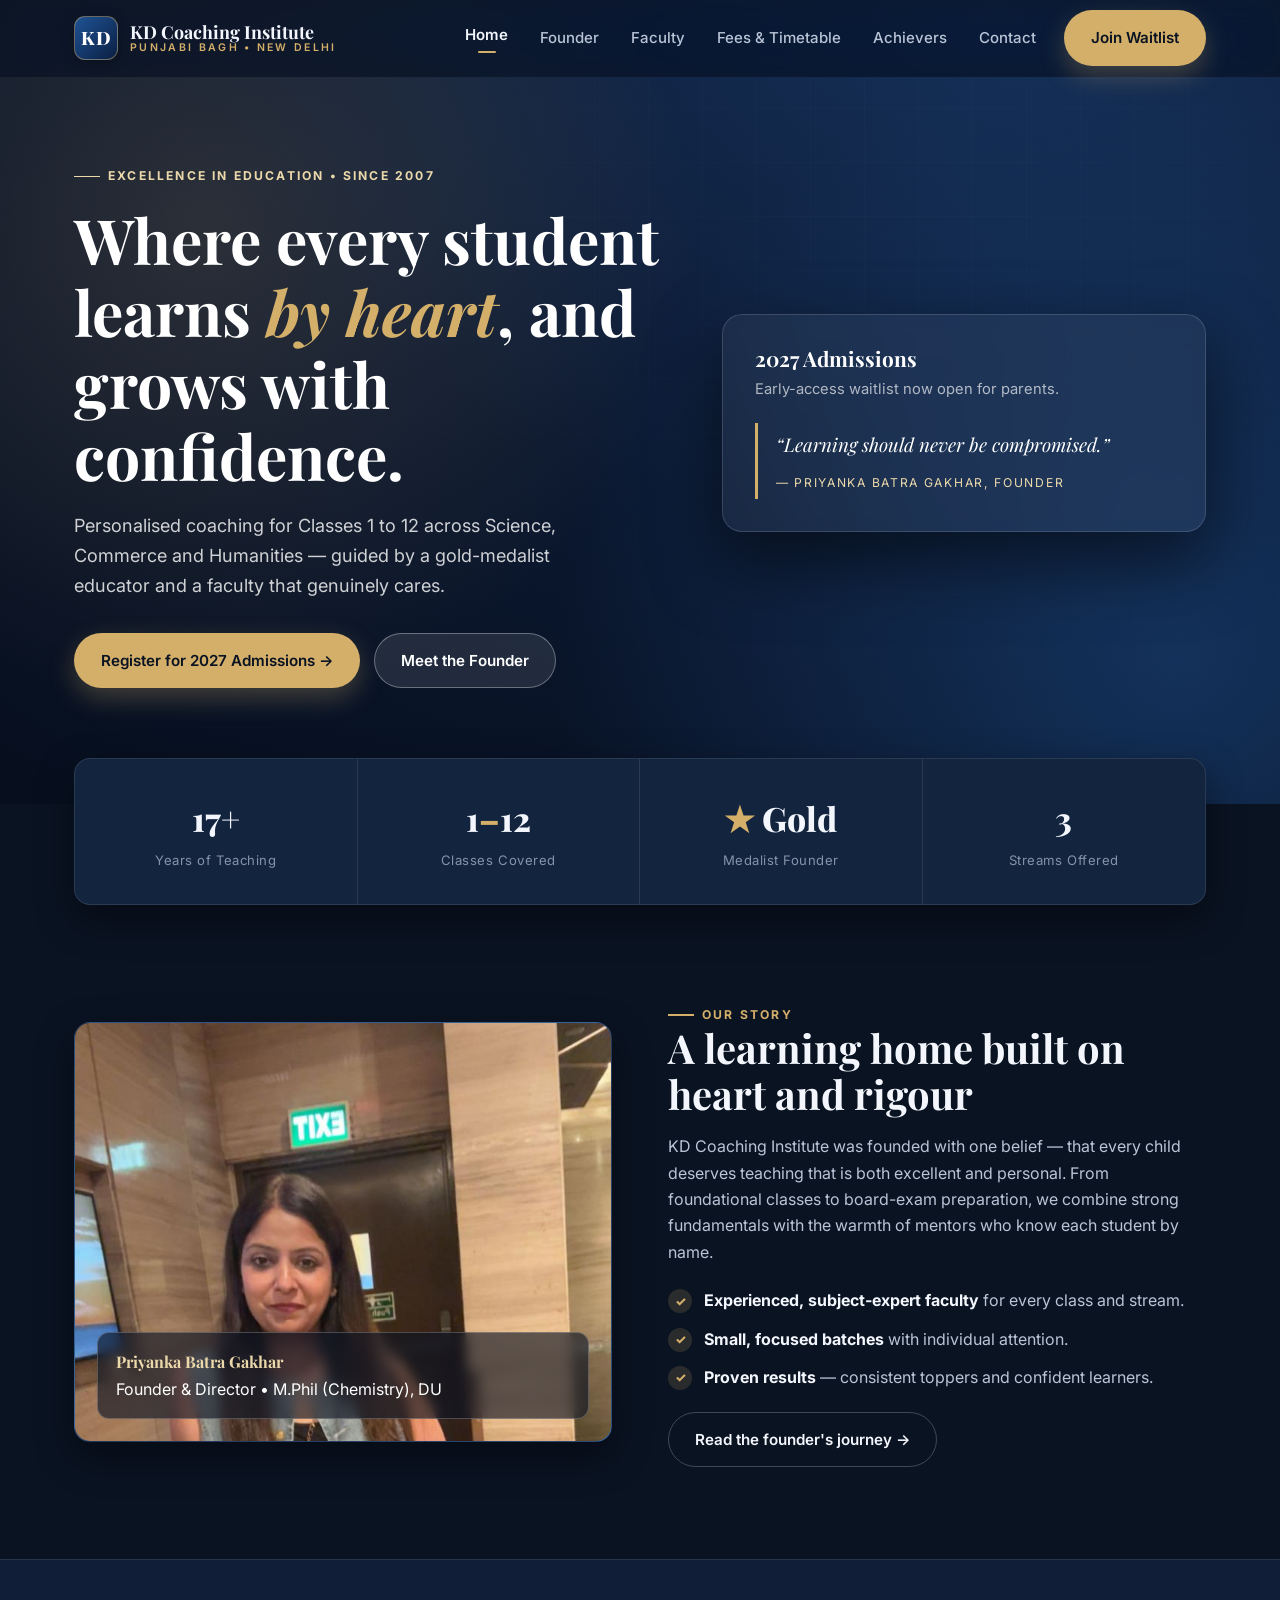
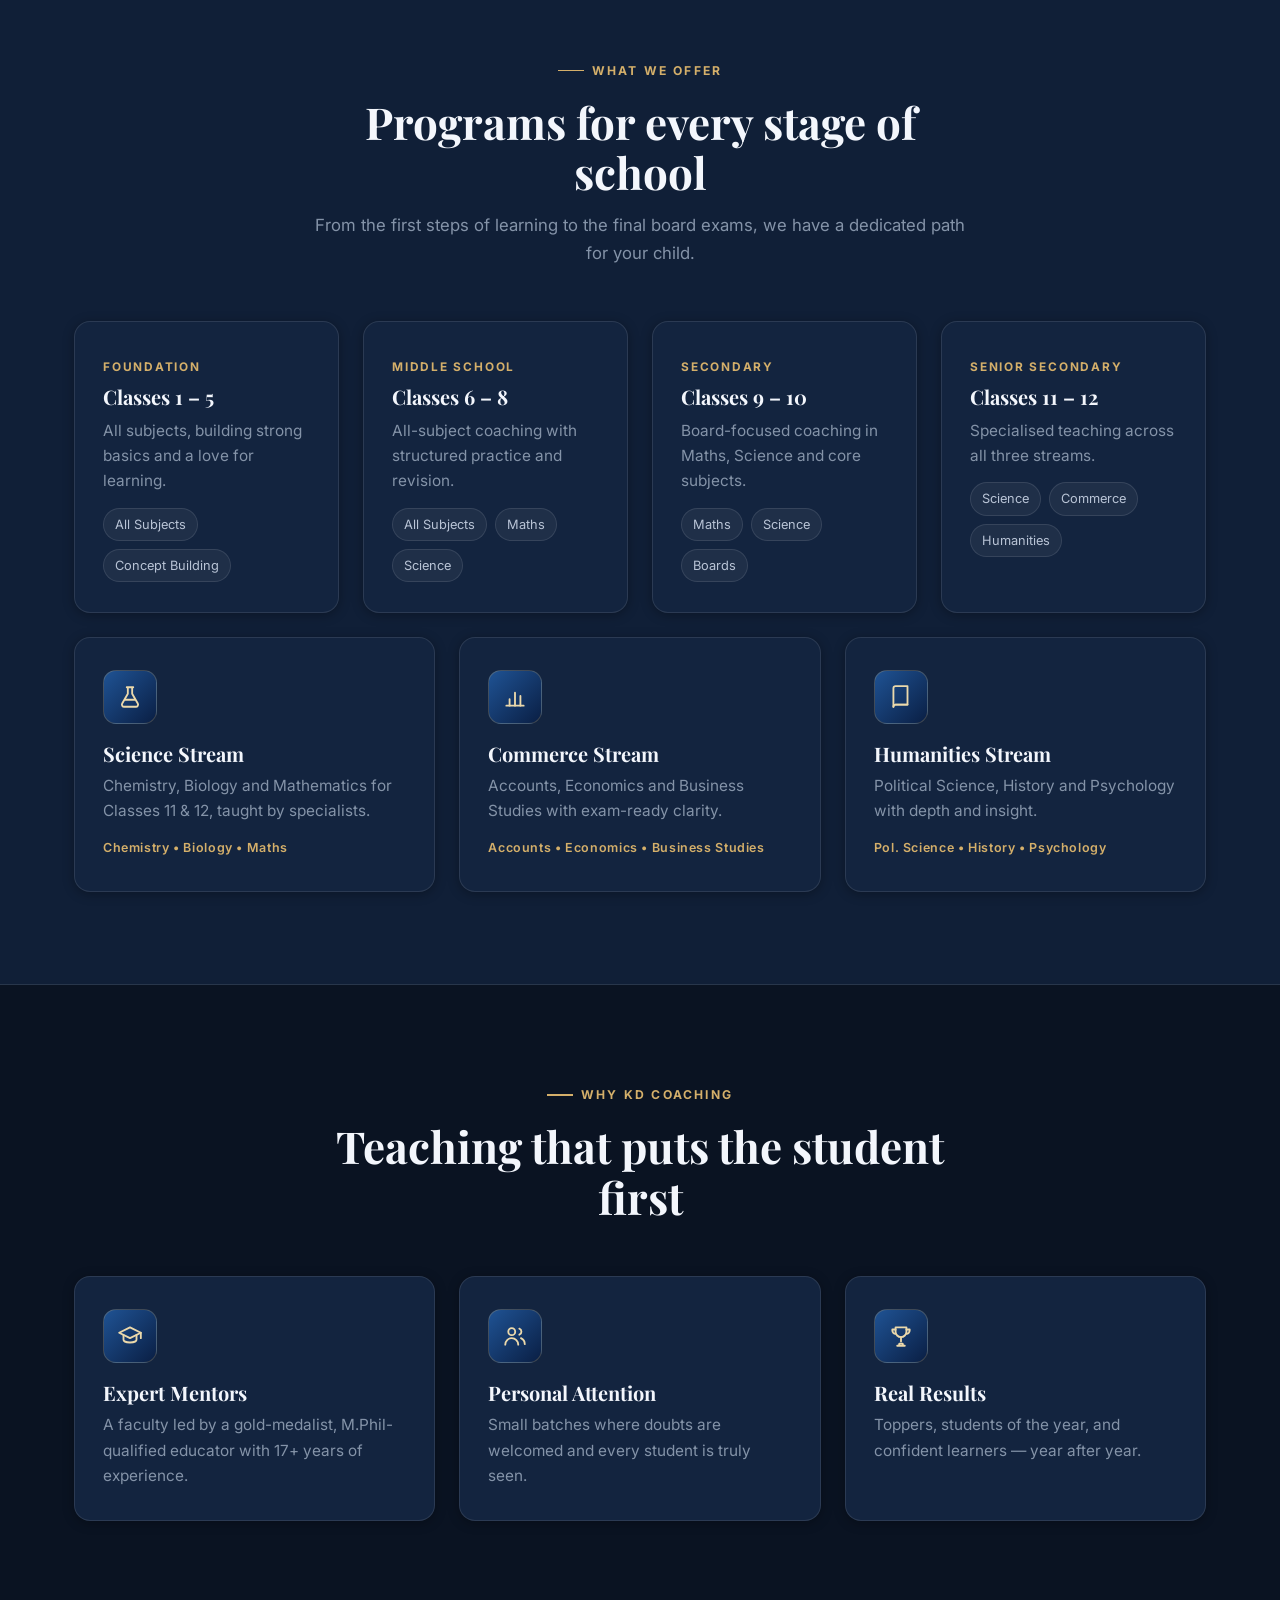
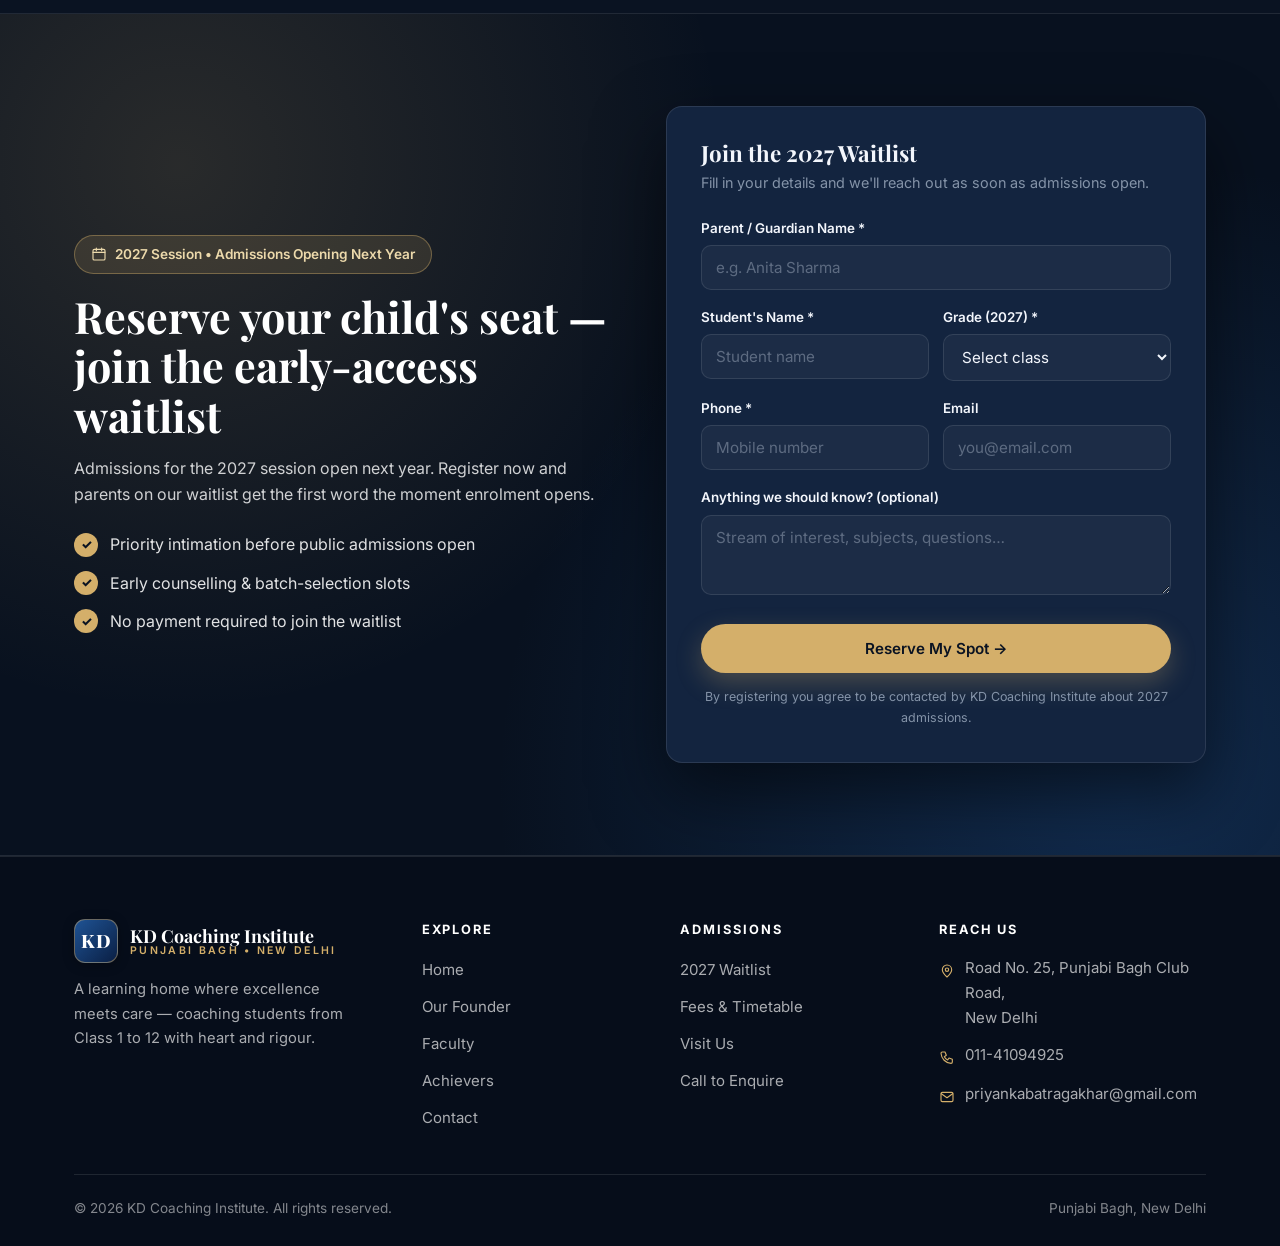
<file: index.html>
<!DOCTYPE html>
<html lang="en">
<head>
  <meta charset="UTF-8" />
  <meta name="viewport" content="width=device-width, initial-scale=1.0" />
  <title>KD Coaching Institute — Where Learning Is Never Compromised</title>
  <meta name="description" content="KD Coaching Institute, Punjabi Bagh, New Delhi. Expert coaching for Classes 1–12 across Science, Commerce & Humanities. Led by gold-medalist educator Priyanka Batra Gakhar. Join the 2027 waitlist." />
  <link rel="preconnect" href="https://fonts.googleapis.com" />
  <link rel="preconnect" href="https://fonts.gstatic.com" crossorigin />
  <link href="https://fonts.googleapis.com/css2?family=Playfair+Display:ital,wght@0,500;0,600;0,700;0,800;1,500;1,600&family=Inter:wght@400;500;600;700&display=swap" rel="stylesheet" />
  <link rel="stylesheet" href="css/style.css" />
</head>
<body>

  <!-- NAV -->
  <header class="nav">
    <div class="container nav-inner">
      <a href="index.html" class="brand">
        <span class="brand-mark">KD</span>
        <span class="brand-text">
          <strong>KD Coaching Institute</strong>
          <span>Punjabi Bagh • New Delhi</span>
        </span>
      </a>
      <nav class="nav-links" aria-label="Primary">
        <a class="link active" href="index.html">Home</a>
        <a class="link" href="about.html">Founder</a>
        <a class="link" href="faculty.html">Faculty</a>
        <a class="link" href="fees.html">Fees &amp; Timetable</a>
        <a class="link" href="achievers.html">Achievers</a>
        <a class="link" href="contact.html">Contact</a>
        <span class="nav-cta"><a class="btn btn-primary" href="#waitlist">Join Waitlist</a></span>
      </nav>
      <button class="nav-toggle" aria-label="Menu" aria-expanded="false"><span></span><span></span><span></span></button>
    </div>
  </header>

  <!-- HERO -->
  <section class="hero">
    <div class="container hero-grid">
      <div class="reveal in">
        <span class="eyebrow">Excellence in Education • Since 2007</span>
        <h1>Where every student learns <span class="accent">by heart</span>, and grows with confidence.</h1>
        <p class="lead">Personalised coaching for Classes 1 to 12 across Science, Commerce and Humanities — guided by a gold-medalist educator and a faculty that genuinely cares.</p>
        <div class="hero-actions">
          <a class="btn btn-primary" href="#waitlist">Register for 2027 Admissions →</a>
          <a class="btn btn-light" href="about.html">Meet the Founder</a>
        </div>
      </div>
      <div class="hero-card reveal in d1">
        <h3>2027 Admissions</h3>
        <p class="sub">Early-access waitlist now open for parents.</p>
        <div class="hero-quote">
          “Learning should never be compromised.”
          <span>— Priyanka Batra Gakhar, Founder</span>
        </div>
      </div>
    </div>
  </section>

  <!-- STATS -->
  <div class="stats">
    <div class="container">
      <div class="stats-inner">
        <div class="stat reveal"><div class="num"><span data-count="17" data-suffix="+">17+</span></div><div class="label">Years of Teaching</div></div>
        <div class="stat reveal d1"><div class="num">1<span class="text-gold">–</span>12</div><div class="label">Classes Covered</div></div>
        <div class="stat reveal d2"><div class="num"><span class="text-gold">★</span> Gold</div><div class="label">Medalist Founder</div></div>
        <div class="stat reveal d3"><div class="num">3</div><div class="label">Streams Offered</div></div>
      </div>
    </div>
  </div>

  <!-- ABOUT INTRO -->
  <section class="section">
    <div class="container about-grid">
      <div class="about-media reveal">
        <span class="monogram">KD</span>
        <img class="media-img" src="assets/founder.jpg" alt="Priyanka Batra Gakhar, Founder of KD Coaching Institute" onerror="this.remove()" />
        <div class="badge">
          <strong>Priyanka Batra Gakhar</strong>
          <span>Founder & Director • M.Phil (Chemistry), DU</span>
        </div>
      </div>
      <div class="about-text reveal d1">
        <span class="eyebrow">Our Story</span>
        <h2>A learning home built on heart and rigour</h2>
        <p>KD Coaching Institute was founded with one belief — that every child deserves teaching that is both excellent and personal. From foundational classes to board-exam preparation, we combine strong fundamentals with the warmth of mentors who know each student by name.</p>
        <ul class="feature-list">
          <li><span class="tick">✓</span><span><strong>Experienced, subject-expert faculty</strong> for every class and stream.</span></li>
          <li><span class="tick">✓</span><span><strong>Small, focused batches</strong> with individual attention.</span></li>
          <li><span class="tick">✓</span><span><strong>Proven results</strong> — consistent toppers and confident learners.</span></li>
        </ul>
        <a class="btn btn-ghost" href="about.html">Read the founder's journey →</a>
      </div>
    </div>
  </section>

  <!-- PROGRAMS -->
  <section class="section" style="background:var(--pearl-2); border-top:1px solid var(--line); border-bottom:1px solid var(--line);">
    <div class="container">
      <div class="section-head reveal">
        <span class="eyebrow center">What We Offer</span>
        <h2>Programs for every stage of school</h2>
        <p>From the first steps of learning to the final board exams, we have a dedicated path for your child.</p>
      </div>
      <div class="card-grid cols-4">
        <div class="card program reveal">
          <span class="lvl">Foundation</span>
          <h3>Classes 1 – 5</h3>
          <p>All subjects, building strong basics and a love for learning.</p>
          <ul class="subs"><li>All Subjects</li><li>Concept Building</li></ul>
        </div>
        <div class="card program reveal d1">
          <span class="lvl">Middle School</span>
          <h3>Classes 6 – 8</h3>
          <p>All-subject coaching with structured practice and revision.</p>
          <ul class="subs"><li>All Subjects</li><li>Maths</li><li>Science</li></ul>
        </div>
        <div class="card program reveal d2">
          <span class="lvl">Secondary</span>
          <h3>Classes 9 – 10</h3>
          <p>Board-focused coaching in Maths, Science and core subjects.</p>
          <ul class="subs"><li>Maths</li><li>Science</li><li>Boards</li></ul>
        </div>
        <div class="card program reveal d3">
          <span class="lvl">Senior Secondary</span>
          <h3>Classes 11 – 12</h3>
          <p>Specialised teaching across all three streams.</p>
          <ul class="subs"><li>Science</li><li>Commerce</li><li>Humanities</li></ul>
        </div>
      </div>

      <div class="card-grid cols-3" style="margin-top:24px;">
        <div class="card reveal">
          <div class="ic"><svg class="icn" viewBox="0 0 24 24"><path d="M9 3h6M10 3v6l-5.2 9A2 2 0 0 0 6.6 21h10.8a2 2 0 0 0 1.8-3l-5.2-9V3"/><path d="M7.5 14.5h9"/></svg></div>
          <h3>Science Stream</h3>
          <p>Chemistry, Biology and Mathematics for Classes 11 & 12, taught by specialists.</p>
          <span class="tag">Chemistry • Biology • Maths</span>
        </div>
        <div class="card reveal d1">
          <div class="ic"><svg class="icn" viewBox="0 0 24 24"><path d="M4 20h16"/><path d="M7 20v-6M12 20V8M17 20v-9"/></svg></div>
          <h3>Commerce Stream</h3>
          <p>Accounts, Economics and Business Studies with exam-ready clarity.</p>
          <span class="tag">Accounts • Economics • Business Studies</span>
        </div>
        <div class="card reveal d2">
          <div class="ic"><svg class="icn" viewBox="0 0 24 24"><path d="M5 4a2 2 0 0 1 2-2h11v17H7a2 2 0 0 0-2 2z"/><path d="M18 19H7a2 2 0 0 0-2 2"/></svg></div>
          <h3>Humanities Stream</h3>
          <p>Political Science, History and Psychology with depth and insight.</p>
          <span class="tag">Pol. Science • History • Psychology</span>
        </div>
      </div>
    </div>
  </section>

  <!-- WHY -->
  <section class="section">
    <div class="container">
      <div class="section-head reveal">
        <span class="eyebrow center">Why KD Coaching</span>
        <h2>Teaching that puts the student first</h2>
      </div>
      <div class="card-grid cols-3">
        <div class="card reveal"><div class="ic"><svg class="icn" viewBox="0 0 24 24"><path d="M2 9l10-5 10 5-10 5z"/><path d="M6 11v4.5c0 1.4 2.7 2.5 6 2.5s6-1.1 6-2.5V11"/><path d="M22 9v5"/></svg></div><h3>Expert Mentors</h3><p>A faculty led by a gold-medalist, M.Phil-qualified educator with 17+ years of experience.</p></div>
        <div class="card reveal d1"><div class="ic"><svg class="icn" viewBox="0 0 24 24"><circle cx="9" cy="8" r="3.2"/><path d="M3 20a6 6 0 0 1 12 0"/><path d="M16 5.2a3 3 0 0 1 0 5.6"/><path d="M17.5 14A6 6 0 0 1 21 19.5"/></svg></div><h3>Personal Attention</h3><p>Small batches where doubts are welcomed and every student is truly seen.</p></div>
        <div class="card reveal d2"><div class="ic"><svg class="icn" viewBox="0 0 24 24"><path d="M7 4h10v4a5 5 0 0 1-10 0z"/><path d="M7 6H4v1a3 3 0 0 0 3 3M17 6h3v1a3 3 0 0 1-3 3"/><path d="M12 13v4M8.5 21h7M10 21l.5-2h3l.5 2"/></svg></div><h3>Real Results</h3><p>Toppers, students of the year, and confident learners — year after year.</p></div>
      </div>
    </div>
  </section>

  <!-- WAITLIST -->
  <section class="section waitlist" id="waitlist">
    <div class="container waitlist-grid">
      <div class="reveal">
        <span class="session-pill"><svg class="icn" viewBox="0 0 24 24"><rect x="3" y="5" width="18" height="16" rx="2"/><path d="M3 9.5h18M8 3v4M16 3v4"/></svg> 2027 Session • Admissions Opening Next Year</span>
        <h2>Reserve your child's seat — join the early-access waitlist</h2>
        <p class="lead">Admissions for the 2027 session open next year. Register now and parents on our waitlist get the first word the moment enrolment opens.</p>
        <ul class="perks">
          <li><span class="tick">✓</span> Priority intimation before public admissions open</li>
          <li><span class="tick">✓</span> Early counselling & batch-selection slots</li>
          <li><span class="tick">✓</span> No payment required to join the waitlist</li>
        </ul>
      </div>

      <div class="form-card reveal d1">
        <div id="form-body">
          <h3>Join the 2027 Waitlist</h3>
          <p class="hint">Fill in your details and we'll reach out as soon as admissions open.</p>
          <form id="waitlist-form" data-form-type="waitlist" novalidate>
            <div class="field">
              <label for="parentName">Parent / Guardian Name *</label>
              <input id="parentName" name="parentName" type="text" placeholder="e.g. Anita Sharma" required />
            </div>
            <div class="field two">
              <div class="field">
                <label for="studentName">Student's Name *</label>
                <input id="studentName" name="studentName" type="text" placeholder="Student name" required />
              </div>
              <div class="field">
                <label for="grade">Grade (2027) *</label>
                <select id="grade" name="grade" required>
                  <option value="" selected disabled>Select class</option>
                  <option>Class 1</option><option>Class 2</option><option>Class 3</option>
                  <option>Class 4</option><option>Class 5</option><option>Class 6</option>
                  <option>Class 7</option><option>Class 8</option><option>Class 9</option>
                  <option>Class 10</option><option>Class 11</option><option>Class 12</option>
                </select>
              </div>
            </div>
            <div class="field two">
              <div class="field">
                <label for="phone">Phone *</label>
                <input id="phone" name="phone" type="tel" placeholder="Mobile number" required />
              </div>
              <div class="field">
                <label for="email">Email</label>
                <input id="email" name="email" type="email" placeholder="you@email.com" />
              </div>
            </div>
            <div class="field">
              <label for="message">Anything we should know? (optional)</label>
              <textarea id="message" name="message" placeholder="Stream of interest, subjects, questions…"></textarea>
            </div>
            <button class="btn btn-primary" type="submit">Reserve My Spot →</button>
            <p class="form-note">By registering you agree to be contacted by KD Coaching Institute about 2027 admissions.</p>
          </form>
        </div>

        <div class="form-success" id="form-success">
          <div class="check">✓</div>
          <h3>You're on the list, <span id="success-name">there</span>!</h3>
          <p>Thank you for registering for the 2027 session. We'll be in touch the moment admissions open. An email draft has opened so you can send us your details directly.</p>
        </div>
      </div>
    </div>
  </section>

  <!-- FOOTER -->
  <footer class="footer">
    <div class="container">
      <div class="footer-grid">
        <div>
          <a href="index.html" class="brand">
            <span class="brand-mark">KD</span>
            <span class="brand-text"><strong>KD Coaching Institute</strong><span>Punjabi Bagh • New Delhi</span></span>
          </a>
          <p>A learning home where excellence meets care — coaching students from Class 1 to 12 with heart and rigour.</p>
        </div>
        <div>
          <h5>Explore</h5>
          <ul class="fl">
            <li><a href="index.html">Home</a></li>
            <li><a href="about.html">Our Founder</a></li>
            <li><a href="faculty.html">Faculty</a></li>
            <li><a href="achievers.html">Achievers</a></li>
            <li><a href="contact.html">Contact</a></li>
          </ul>
        </div>
        <div>
          <h5>Admissions</h5>
          <ul class="fl">
            <li><a href="#waitlist">2027 Waitlist</a></li>
            <li><a href="fees.html">Fees &amp; Timetable</a></li>
            <li><a href="contact.html">Visit Us</a></li>
            <li><a href="tel:+911141094925">Call to Enquire</a></li>
          </ul>
        </div>
        <div>
          <h5>Reach Us</h5>
          <div class="contact-line"><span class="ic"><svg class="icn" viewBox="0 0 24 24"><path d="M12 21s-7-6.5-7-11a7 7 0 0 1 14 0c0 4.5-7 11-7 11z"/><circle cx="12" cy="10" r="2.5"/></svg></span><span>Road No. 25, Punjabi Bagh Club Road,<br/>New Delhi</span></div>
          <div class="contact-line"><span class="ic"><svg class="icn" viewBox="0 0 24 24"><path d="M5 3h4l2 5-3 2a12 12 0 0 0 5 5l2-3 5 2v4a2 2 0 0 1-2 2A16 16 0 0 1 3 5a2 2 0 0 1 2-2z"/></svg></span><a href="tel:+911141094925">011-41094925</a></div>
          <div class="contact-line"><span class="ic"><svg class="icn" viewBox="0 0 24 24"><rect x="3" y="5" width="18" height="14" rx="2"/><path d="M3.5 7l8.5 6 8.5-6"/></svg></span><a href="mailto:priyankabatragakhar@gmail.com">priyankabatragakhar@gmail.com</a></div>
        </div>
      </div>
      <div class="footer-bottom">
        <span>© <span id="year">2026</span> KD Coaching Institute. All rights reserved.</span>
        <span>Punjabi Bagh, New Delhi</span>
      </div>
    </div>
  </footer>

  <script src="js/main.js"></script>
</body>
</html>
</file>
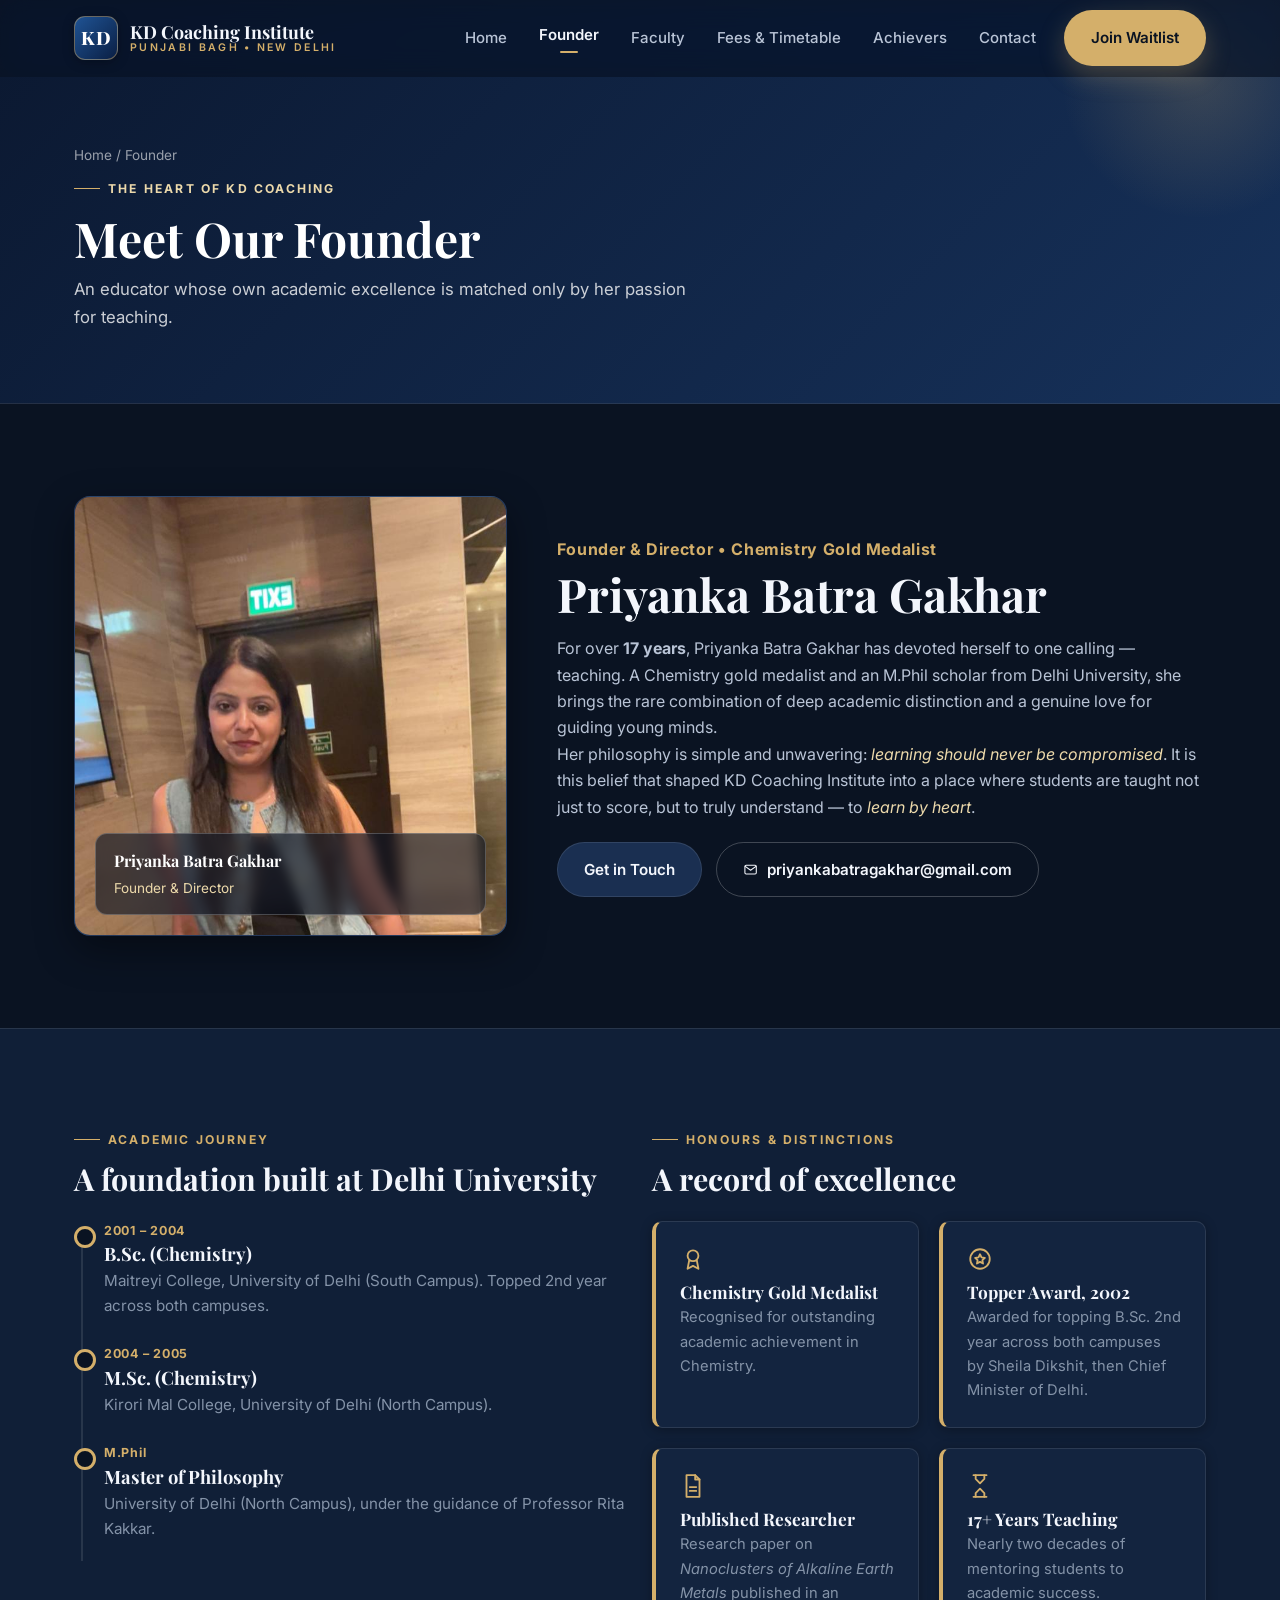
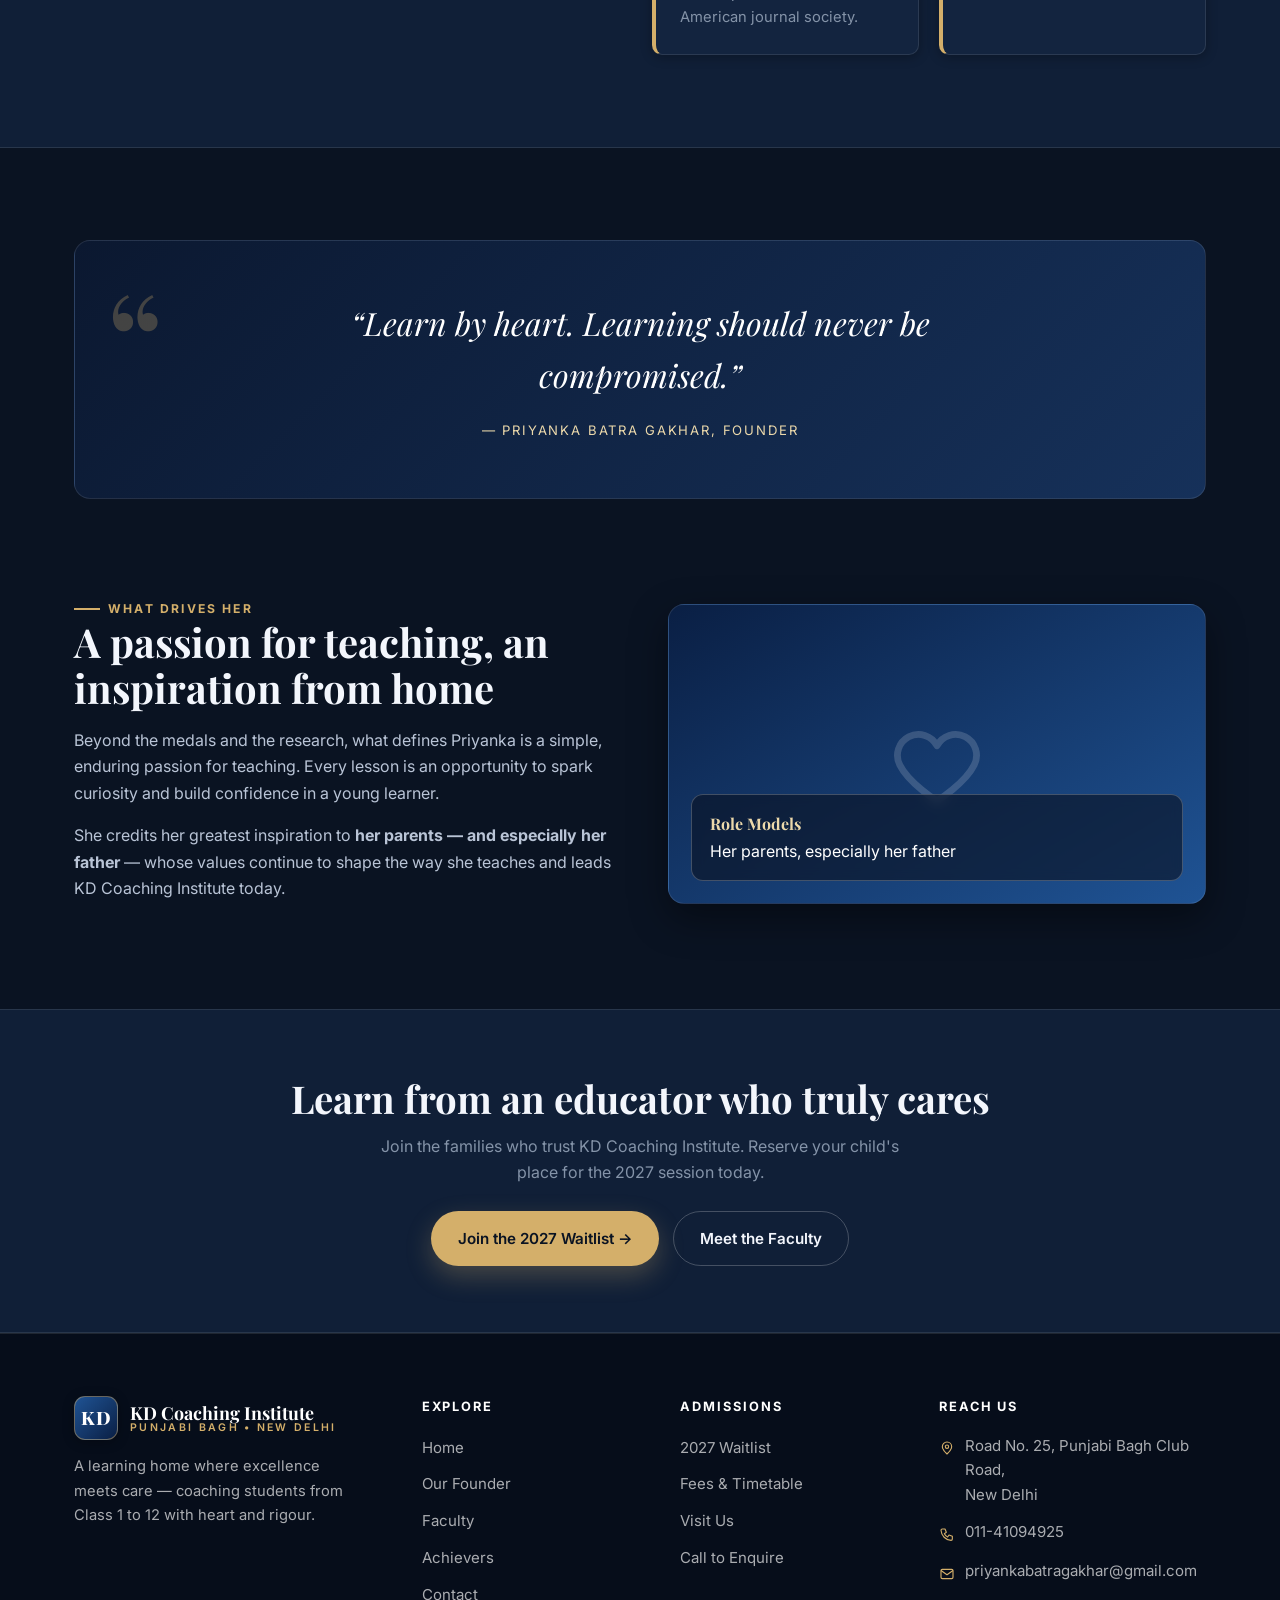
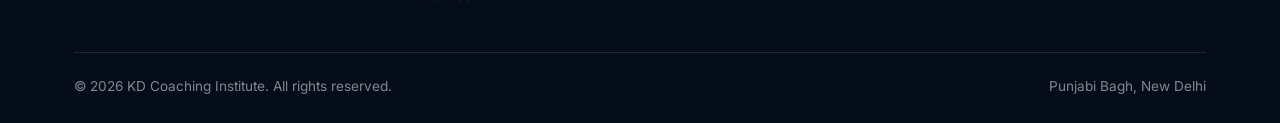
<file: about.html>
<!DOCTYPE html>
<html lang="en">
<head>
  <meta charset="UTF-8" />
  <meta name="viewport" content="width=device-width, initial-scale=1.0" />
  <title>Our Founder — Priyanka Batra Gakhar | KD Coaching Institute</title>
  <meta name="description" content="Meet Priyanka Batra Gakhar — founder of KD Coaching Institute. Chemistry gold-medalist, M.Phil from Delhi University, published researcher, and educator with 17+ years of teaching experience." />
  <link rel="preconnect" href="https://fonts.googleapis.com" />
  <link rel="preconnect" href="https://fonts.gstatic.com" crossorigin />
  <link href="https://fonts.googleapis.com/css2?family=Playfair+Display:ital,wght@0,500;0,600;0,700;0,800;1,500;1,600&family=Inter:wght@400;500;600;700&display=swap" rel="stylesheet" />
  <link rel="stylesheet" href="css/style.css" />
</head>
<body>

  <!-- NAV -->
  <header class="nav">
    <div class="container nav-inner">
      <a href="index.html" class="brand">
        <span class="brand-mark">KD</span>
        <span class="brand-text"><strong>KD Coaching Institute</strong><span>Punjabi Bagh • New Delhi</span></span>
      </a>
      <nav class="nav-links" aria-label="Primary">
        <a class="link" href="index.html">Home</a>
        <a class="link active" href="about.html">Founder</a>
        <a class="link" href="faculty.html">Faculty</a>
        <a class="link" href="fees.html">Fees &amp; Timetable</a>
        <a class="link" href="achievers.html">Achievers</a>
        <a class="link" href="contact.html">Contact</a>
        <span class="nav-cta"><a class="btn btn-primary" href="index.html#waitlist">Join Waitlist</a></span>
      </nav>
      <button class="nav-toggle" aria-label="Menu" aria-expanded="false"><span></span><span></span><span></span></button>
    </div>
  </header>

  <!-- PAGE HEAD -->
  <section class="page-head">
    <div class="container">
      <div class="crumbs"><a href="index.html">Home</a> / Founder</div>
      <span class="eyebrow" style="color:var(--gold-soft)">The Heart of KD Coaching</span>
      <h1>Meet Our Founder</h1>
      <p>An educator whose own academic excellence is matched only by her passion for teaching.</p>
    </div>
  </section>

  <!-- FOUNDER HERO -->
  <section class="section">
    <div class="container founder-hero">
      <div class="founder-portrait reveal">
        <span class="initials">PBG</span>
        <img class="portrait-img" src="assets/founder.jpg" alt="Priyanka Batra Gakhar, Founder &amp; Director of KD Coaching Institute" onerror="this.remove()" />
        <div class="tagcard">
          <strong>Priyanka Batra Gakhar</strong>
          <span>Founder & Director</span>
        </div>
      </div>
      <div class="reveal d1">
        <span class="role">Founder & Director • Chemistry Gold Medalist</span>
        <h1>Priyanka Batra Gakhar</h1>
        <p>For over <strong>17 years</strong>, Priyanka Batra Gakhar has devoted herself to one calling — teaching. A Chemistry gold medalist and an M.Phil scholar from Delhi University, she brings the rare combination of deep academic distinction and a genuine love for guiding young minds.</p>
        <p>Her philosophy is simple and unwavering: <em>learning should never be compromised</em>. It is this belief that shaped KD Coaching Institute into a place where students are taught not just to score, but to truly understand — to <em>learn by heart</em>.</p>
        <div class="hero-actions" style="margin-top:22px;">
          <a class="btn btn-navy" href="contact.html">Get in Touch</a>
          <a class="btn btn-ghost" href="mailto:priyankabatragakhar@gmail.com"><svg class="icn" viewBox="0 0 24 24"><rect x="3" y="5" width="18" height="14" rx="2"/><path d="M3.5 7l8.5 6 8.5-6"/></svg> priyankabatragakhar@gmail.com</a>
        </div>
      </div>
    </div>
  </section>

  <!-- EDUCATION TIMELINE + HONORS -->
  <section class="section" style="background:var(--pearl-2); border-top:1px solid var(--line); border-bottom:1px solid var(--line);">
    <div class="container">
      <div class="card-grid cols-2" style="align-items:start;">
        <!-- Timeline -->
        <div class="reveal">
          <span class="eyebrow">Academic Journey</span>
          <h2 style="font-size:1.9rem; margin:12px 0 24px;">A foundation built at Delhi University</h2>
          <ul class="timeline">
            <li>
              <div class="yr">2001 – 2004</div>
              <h4>B.Sc. (Chemistry)</h4>
              <p>Maitreyi College, University of Delhi (South Campus). Topped 2nd year across both campuses.</p>
            </li>
            <li>
              <div class="yr">2004 – 2005</div>
              <h4>M.Sc. (Chemistry)</h4>
              <p>Kirori Mal College, University of Delhi (North Campus).</p>
            </li>
            <li>
              <div class="yr">M.Phil</div>
              <h4>Master of Philosophy</h4>
              <p>University of Delhi (North Campus), under the guidance of Professor Rita Kakkar.</p>
            </li>
          </ul>
        </div>

        <!-- Honors -->
        <div class="reveal d1">
          <span class="eyebrow">Honours & Distinctions</span>
          <h2 style="font-size:1.9rem; margin:12px 0 24px;">A record of excellence</h2>
          <div class="honor-grid">
            <div class="honor">
              <div class="ic"><svg class="icn" viewBox="0 0 24 24"><circle cx="12" cy="9" r="5"/><path d="M8.5 13.2 7 21l5-2.7L17 21l-1.5-7.8"/></svg></div>
              <h4>Chemistry Gold Medalist</h4>
              <p>Recognised for outstanding academic achievement in Chemistry.</p>
            </div>
            <div class="honor">
              <div class="ic"><svg class="icn" viewBox="0 0 24 24"><circle cx="12" cy="12" r="9"/><path d="M12 7.6l1.4 2.9 3.1.4-2.3 2.2.6 3.1-2.8-1.5-2.8 1.5.6-3.1-2.3-2.2 3.1-.4z"/></svg></div>
              <h4>Topper Award, 2002</h4>
              <p>Awarded for topping B.Sc. 2nd year across both campuses by Sheila Dikshit, then Chief Minister of Delhi.</p>
            </div>
            <div class="honor">
              <div class="ic"><svg class="icn" viewBox="0 0 24 24"><path d="M6 2h8l4 4v16H6z"/><path d="M14 2v4h4"/><path d="M9 13h6M9 16.5h6"/></svg></div>
              <h4>Published Researcher</h4>
              <p>Research paper on <em>Nanoclusters of Alkaline Earth Metals</em> published in an American journal society.</p>
            </div>
            <div class="honor">
              <div class="ic"><svg class="icn" viewBox="0 0 24 24"><path d="M6 2h12M6 22h12"/><path d="M8 2v3.5l4 4 4-4V2"/><path d="M8 22v-3.5l4-4 4 4V22"/></svg></div>
              <h4>17+ Years Teaching</h4>
              <p>Nearly two decades of mentoring students to academic success.</p>
            </div>
          </div>
        </div>
      </div>
    </div>
  </section>

  <!-- QUOTE BAND -->
  <section class="section">
    <div class="container">
      <div class="quote-band reveal">
        <blockquote>“Learn by heart. Learning should never be compromised.”</blockquote>
        <div class="by">— Priyanka Batra Gakhar, Founder</div>
      </div>
    </div>
  </section>

  <!-- PASSION / INSPIRATION -->
  <section class="section" style="padding-top:0;">
    <div class="container about-grid">
      <div class="about-text reveal">
        <span class="eyebrow">What Drives Her</span>
        <h2>A passion for teaching, an inspiration from home</h2>
        <p>Beyond the medals and the research, what defines Priyanka is a simple, enduring passion for teaching. Every lesson is an opportunity to spark curiosity and build confidence in a young learner.</p>
        <p>She credits her greatest inspiration to <strong>her parents — and especially her father</strong> — whose values continue to shape the way she teaches and leads KD Coaching Institute today.</p>
      </div>
      <div class="about-media reveal d1" style="min-height:300px;">
        <span class="monogram"><svg class="icn" viewBox="0 0 24 24"><path d="M12 20s-7-4.4-9.3-9A5 5 0 0 1 12 6.2 5 5 0 0 1 21.3 11c-2.3 4.6-9.3 9-9.3 9z"/></svg></span>
        <div class="badge">
          <strong>Role Models</strong>
          <span>Her parents, especially her father</span>
        </div>
      </div>
    </div>
  </section>

  <!-- CTA -->
  <section class="cta-band">
    <div class="container cta-inner">
      <h2>Learn from an educator who truly cares</h2>
      <p>Join the families who trust KD Coaching Institute. Reserve your child's place for the 2027 session today.</p>
      <div class="cta-actions">
        <a class="btn btn-primary" href="index.html#waitlist">Join the 2027 Waitlist →</a>
        <a class="btn btn-ghost" href="faculty.html">Meet the Faculty</a>
      </div>
    </div>
  </section>

  <!-- FOOTER -->
  <footer class="footer">
    <div class="container">
      <div class="footer-grid">
        <div>
          <a href="index.html" class="brand">
            <span class="brand-mark">KD</span>
            <span class="brand-text"><strong>KD Coaching Institute</strong><span>Punjabi Bagh • New Delhi</span></span>
          </a>
          <p>A learning home where excellence meets care — coaching students from Class 1 to 12 with heart and rigour.</p>
        </div>
        <div>
          <h5>Explore</h5>
          <ul class="fl">
            <li><a href="index.html">Home</a></li>
            <li><a href="about.html">Our Founder</a></li>
            <li><a href="faculty.html">Faculty</a></li>
            <li><a href="achievers.html">Achievers</a></li>
            <li><a href="contact.html">Contact</a></li>
          </ul>
        </div>
        <div>
          <h5>Admissions</h5>
          <ul class="fl">
            <li><a href="index.html#waitlist">2027 Waitlist</a></li>
            <li><a href="fees.html">Fees &amp; Timetable</a></li>
            <li><a href="contact.html">Visit Us</a></li>
            <li><a href="tel:+911141094925">Call to Enquire</a></li>
          </ul>
        </div>
        <div>
          <h5>Reach Us</h5>
          <div class="contact-line"><span class="ic"><svg class="icn" viewBox="0 0 24 24"><path d="M12 21s-7-6.5-7-11a7 7 0 0 1 14 0c0 4.5-7 11-7 11z"/><circle cx="12" cy="10" r="2.5"/></svg></span><span>Road No. 25, Punjabi Bagh Club Road,<br/>New Delhi</span></div>
          <div class="contact-line"><span class="ic"><svg class="icn" viewBox="0 0 24 24"><path d="M5 3h4l2 5-3 2a12 12 0 0 0 5 5l2-3 5 2v4a2 2 0 0 1-2 2A16 16 0 0 1 3 5a2 2 0 0 1 2-2z"/></svg></span><a href="tel:+911141094925">011-41094925</a></div>
          <div class="contact-line"><span class="ic"><svg class="icn" viewBox="0 0 24 24"><rect x="3" y="5" width="18" height="14" rx="2"/><path d="M3.5 7l8.5 6 8.5-6"/></svg></span><a href="mailto:priyankabatragakhar@gmail.com">priyankabatragakhar@gmail.com</a></div>
        </div>
      </div>
      <div class="footer-bottom">
        <span>© <span id="year">2026</span> KD Coaching Institute. All rights reserved.</span>
        <span>Punjabi Bagh, New Delhi</span>
      </div>
    </div>
  </footer>

  <script src="js/main.js"></script>
</body>
</html>
</file>
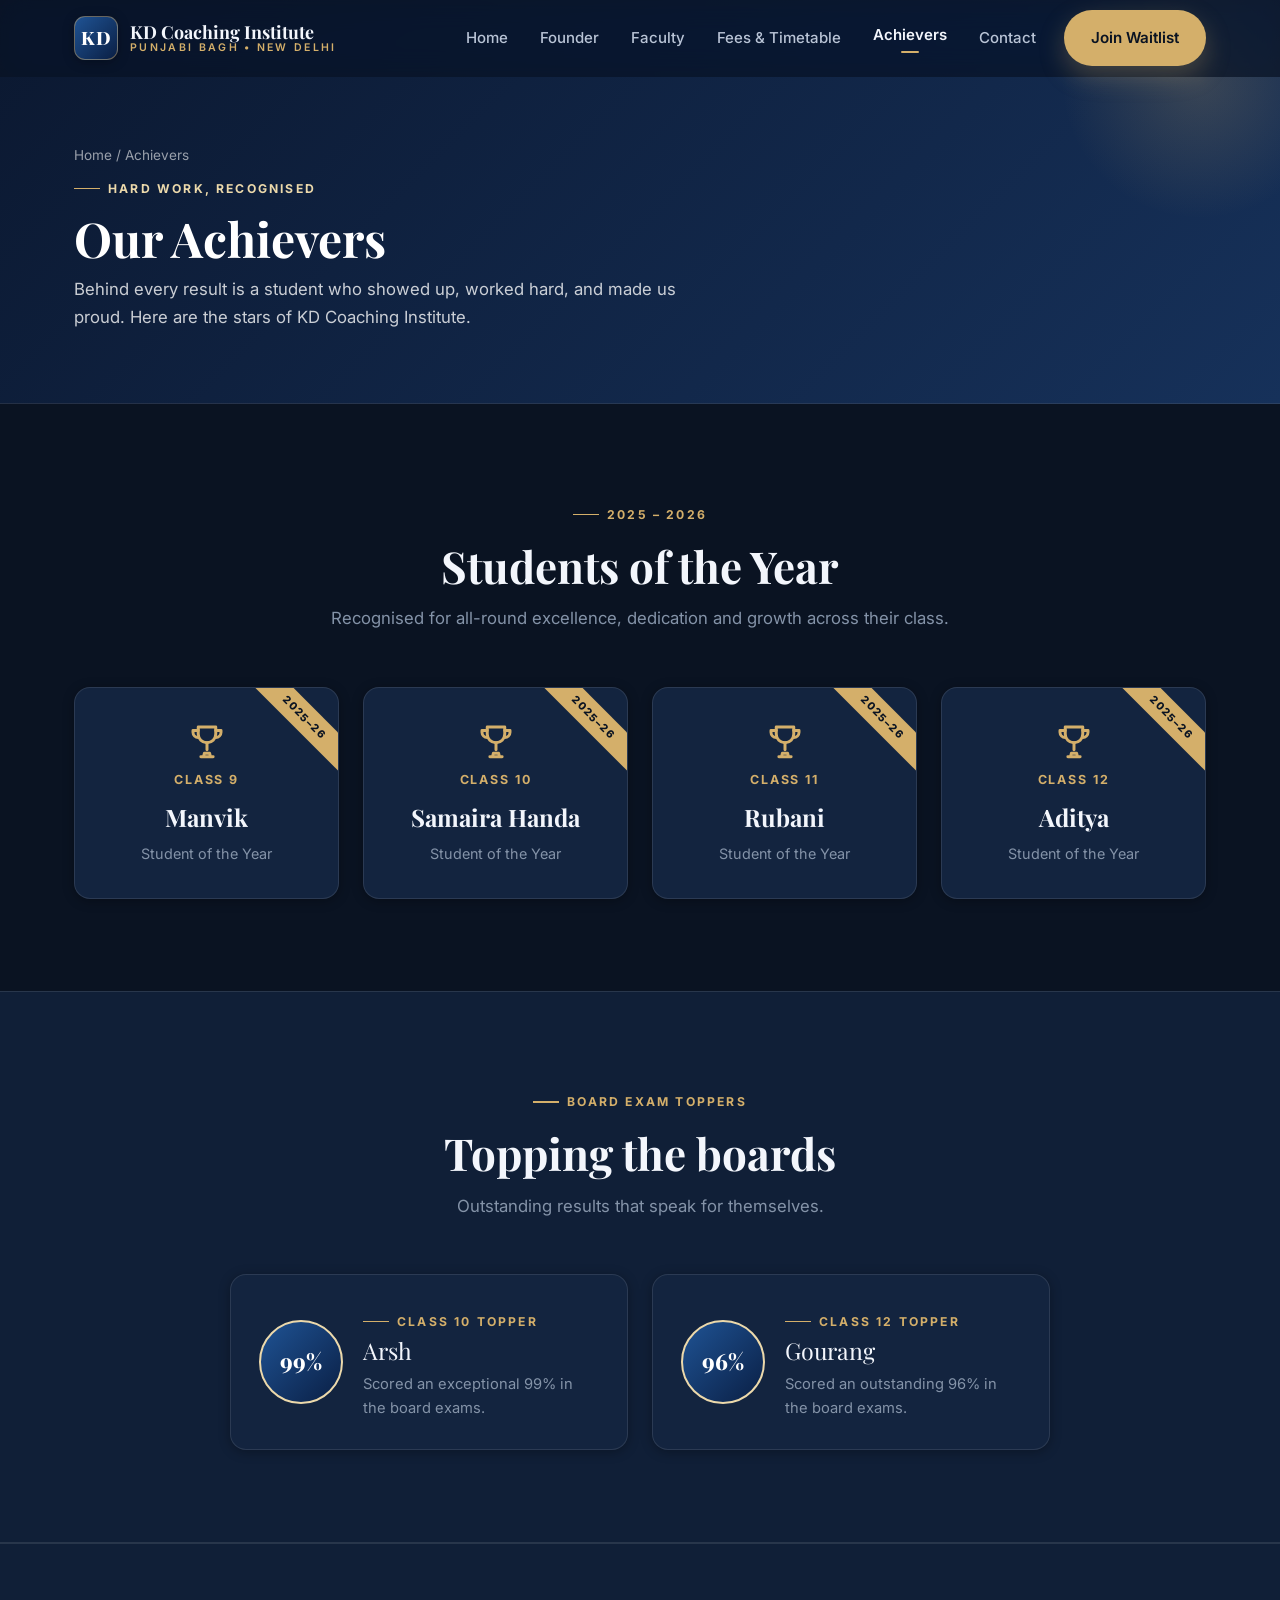
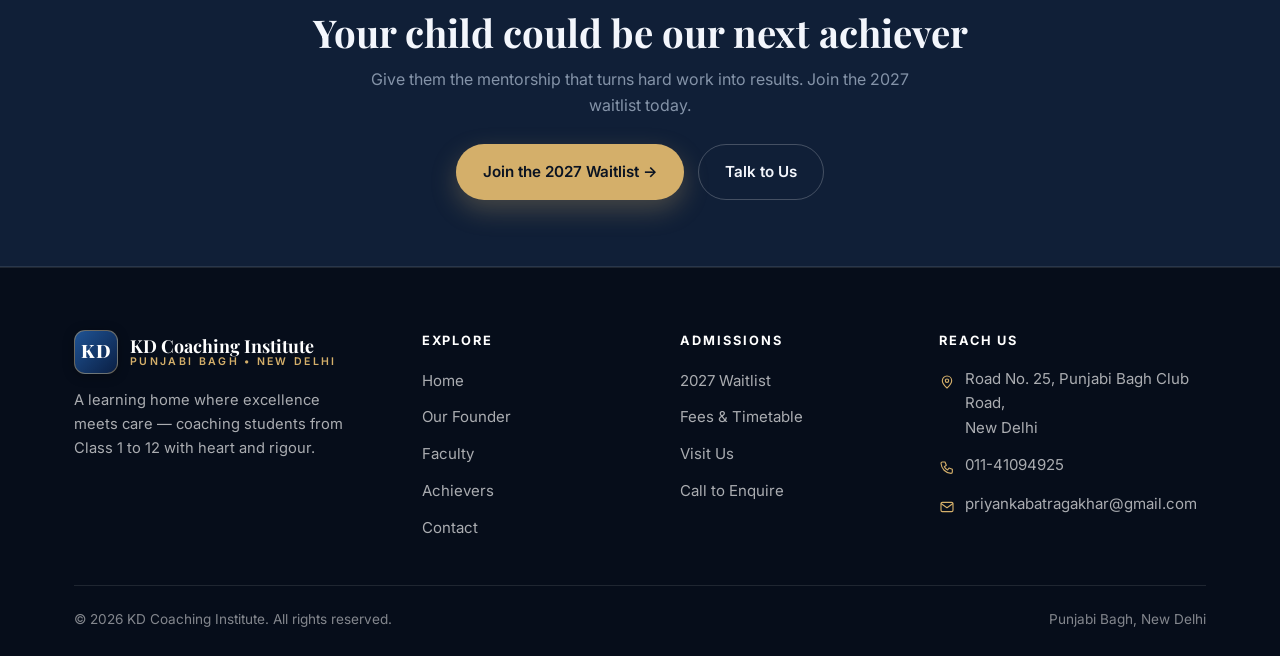
<file: achievers.html>
<!DOCTYPE html>
<html lang="en">
<head>
  <meta charset="UTF-8" />
  <meta name="viewport" content="width=device-width, initial-scale=1.0" />
  <title>Our Achievers | KD Coaching Institute</title>
  <meta name="description" content="Celebrating the achievers of KD Coaching Institute — Students of the Year 2025–2026 and our board exam toppers." />
  <link rel="preconnect" href="https://fonts.googleapis.com" />
  <link rel="preconnect" href="https://fonts.gstatic.com" crossorigin />
  <link href="https://fonts.googleapis.com/css2?family=Playfair+Display:ital,wght@0,500;0,600;0,700;0,800;1,500;1,600&family=Inter:wght@400;500;600;700&display=swap" rel="stylesheet" />
  <link rel="stylesheet" href="css/style.css" />
</head>
<body>

  <!-- NAV -->
  <header class="nav">
    <div class="container nav-inner">
      <a href="index.html" class="brand">
        <span class="brand-mark">KD</span>
        <span class="brand-text"><strong>KD Coaching Institute</strong><span>Punjabi Bagh • New Delhi</span></span>
      </a>
      <nav class="nav-links" aria-label="Primary">
        <a class="link" href="index.html">Home</a>
        <a class="link" href="about.html">Founder</a>
        <a class="link" href="faculty.html">Faculty</a>
        <a class="link" href="fees.html">Fees &amp; Timetable</a>
        <a class="link active" href="achievers.html">Achievers</a>
        <a class="link" href="contact.html">Contact</a>
        <span class="nav-cta"><a class="btn btn-primary" href="index.html#waitlist">Join Waitlist</a></span>
      </nav>
      <button class="nav-toggle" aria-label="Menu" aria-expanded="false"><span></span><span></span><span></span></button>
    </div>
  </header>

  <!-- PAGE HEAD -->
  <section class="page-head">
    <div class="container">
      <div class="crumbs"><a href="index.html">Home</a> / Achievers</div>
      <span class="eyebrow" style="color:var(--gold-soft)">Hard Work, Recognised</span>
      <h1>Our Achievers</h1>
      <p>Behind every result is a student who showed up, worked hard, and made us proud. Here are the stars of KD Coaching Institute.</p>
    </div>
  </section>

  <!-- STUDENTS OF THE YEAR -->
  <section class="section">
    <div class="container">
      <div class="section-head reveal">
        <span class="eyebrow center">2025 – 2026</span>
        <h2>Students of the Year</h2>
        <p>Recognised for all-round excellence, dedication and growth across their class.</p>
      </div>

      <div class="card-grid cols-4">
        <div class="card achiever-card reveal">
          <div class="ribbon">2025–26</div>
          <div class="medal"><svg class="icn" viewBox="0 0 24 24"><path d="M7 4h10v4a5 5 0 0 1-10 0z"/><path d="M7 6H4v1a3 3 0 0 0 3 3M17 6h3v1a3 3 0 0 1-3 3"/><path d="M12 13v4M8.5 21h7M10 21l.5-2h3l.5 2"/></svg></div>
          <div class="cls">Class 9</div>
          <div class="name">Manvik</div>
          <p style="color:var(--muted); font-size:.9rem;">Student of the Year</p>
        </div>
        <div class="card achiever-card reveal d1">
          <div class="ribbon">2025–26</div>
          <div class="medal"><svg class="icn" viewBox="0 0 24 24"><path d="M7 4h10v4a5 5 0 0 1-10 0z"/><path d="M7 6H4v1a3 3 0 0 0 3 3M17 6h3v1a3 3 0 0 1-3 3"/><path d="M12 13v4M8.5 21h7M10 21l.5-2h3l.5 2"/></svg></div>
          <div class="cls">Class 10</div>
          <div class="name">Samaira Handa</div>
          <p style="color:var(--muted); font-size:.9rem;">Student of the Year</p>
        </div>
        <div class="card achiever-card reveal d2">
          <div class="ribbon">2025–26</div>
          <div class="medal"><svg class="icn" viewBox="0 0 24 24"><path d="M7 4h10v4a5 5 0 0 1-10 0z"/><path d="M7 6H4v1a3 3 0 0 0 3 3M17 6h3v1a3 3 0 0 1-3 3"/><path d="M12 13v4M8.5 21h7M10 21l.5-2h3l.5 2"/></svg></div>
          <div class="cls">Class 11</div>
          <div class="name">Rubani</div>
          <p style="color:var(--muted); font-size:.9rem;">Student of the Year</p>
        </div>
        <div class="card achiever-card reveal d3">
          <div class="ribbon">2025–26</div>
          <div class="medal"><svg class="icn" viewBox="0 0 24 24"><path d="M7 4h10v4a5 5 0 0 1-10 0z"/><path d="M7 6H4v1a3 3 0 0 0 3 3M17 6h3v1a3 3 0 0 1-3 3"/><path d="M12 13v4M8.5 21h7M10 21l.5-2h3l.5 2"/></svg></div>
          <div class="cls">Class 12</div>
          <div class="name">Aditya</div>
          <p style="color:var(--muted); font-size:.9rem;">Student of the Year</p>
        </div>
      </div>
    </div>
  </section>

  <!-- TOPPERS -->
  <section class="section" style="background:var(--pearl-2); border-top:1px solid var(--line); border-bottom:1px solid var(--line);">
    <div class="container">
      <div class="section-head reveal">
        <span class="eyebrow center">Board Exam Toppers</span>
        <h2>Topping the boards</h2>
        <p>Outstanding results that speak for themselves.</p>
      </div>

      <div class="card-grid cols-2" style="max-width:820px; margin:0 auto;">
        <div class="card topper-card reveal">
          <div class="score">99%</div>
          <div class="meta">
            <div class="cls eyebrow">Class 10 Topper</div>
            <div class="name">Arsh</div>
            <p style="color:var(--muted); font-size:.92rem; margin-top:2px;">Scored an exceptional 99% in the board exams.</p>
          </div>
        </div>
        <div class="card topper-card reveal d1">
          <div class="score">96%</div>
          <div class="meta">
            <div class="cls eyebrow">Class 12 Topper</div>
            <div class="name">Gourang</div>
            <p style="color:var(--muted); font-size:.92rem; margin-top:2px;">Scored an outstanding 96% in the board exams.</p>
          </div>
        </div>
      </div>
    </div>
  </section>

  <!-- CTA -->
  <section class="cta-band">
    <div class="container cta-inner">
      <h2>Your child could be our next achiever</h2>
      <p>Give them the mentorship that turns hard work into results. Join the 2027 waitlist today.</p>
      <div class="cta-actions">
        <a class="btn btn-primary" href="index.html#waitlist">Join the 2027 Waitlist →</a>
        <a class="btn btn-ghost" href="contact.html">Talk to Us</a>
      </div>
    </div>
  </section>

  <!-- FOOTER -->
  <footer class="footer">
    <div class="container">
      <div class="footer-grid">
        <div>
          <a href="index.html" class="brand">
            <span class="brand-mark">KD</span>
            <span class="brand-text"><strong>KD Coaching Institute</strong><span>Punjabi Bagh • New Delhi</span></span>
          </a>
          <p>A learning home where excellence meets care — coaching students from Class 1 to 12 with heart and rigour.</p>
        </div>
        <div>
          <h5>Explore</h5>
          <ul class="fl">
            <li><a href="index.html">Home</a></li>
            <li><a href="about.html">Our Founder</a></li>
            <li><a href="faculty.html">Faculty</a></li>
            <li><a href="achievers.html">Achievers</a></li>
            <li><a href="contact.html">Contact</a></li>
          </ul>
        </div>
        <div>
          <h5>Admissions</h5>
          <ul class="fl">
            <li><a href="index.html#waitlist">2027 Waitlist</a></li>
            <li><a href="fees.html">Fees &amp; Timetable</a></li>
            <li><a href="contact.html">Visit Us</a></li>
            <li><a href="tel:+911141094925">Call to Enquire</a></li>
          </ul>
        </div>
        <div>
          <h5>Reach Us</h5>
          <div class="contact-line"><span class="ic"><svg class="icn" viewBox="0 0 24 24"><path d="M12 21s-7-6.5-7-11a7 7 0 0 1 14 0c0 4.5-7 11-7 11z"/><circle cx="12" cy="10" r="2.5"/></svg></span><span>Road No. 25, Punjabi Bagh Club Road,<br/>New Delhi</span></div>
          <div class="contact-line"><span class="ic"><svg class="icn" viewBox="0 0 24 24"><path d="M5 3h4l2 5-3 2a12 12 0 0 0 5 5l2-3 5 2v4a2 2 0 0 1-2 2A16 16 0 0 1 3 5a2 2 0 0 1 2-2z"/></svg></span><a href="tel:+911141094925">011-41094925</a></div>
          <div class="contact-line"><span class="ic"><svg class="icn" viewBox="0 0 24 24"><rect x="3" y="5" width="18" height="14" rx="2"/><path d="M3.5 7l8.5 6 8.5-6"/></svg></span><a href="mailto:priyankabatragakhar@gmail.com">priyankabatragakhar@gmail.com</a></div>
        </div>
      </div>
      <div class="footer-bottom">
        <span>© <span id="year">2026</span> KD Coaching Institute. All rights reserved.</span>
        <span>Punjabi Bagh, New Delhi</span>
      </div>
    </div>
  </footer>

  <script src="js/main.js"></script>
</body>
</html>
</file>
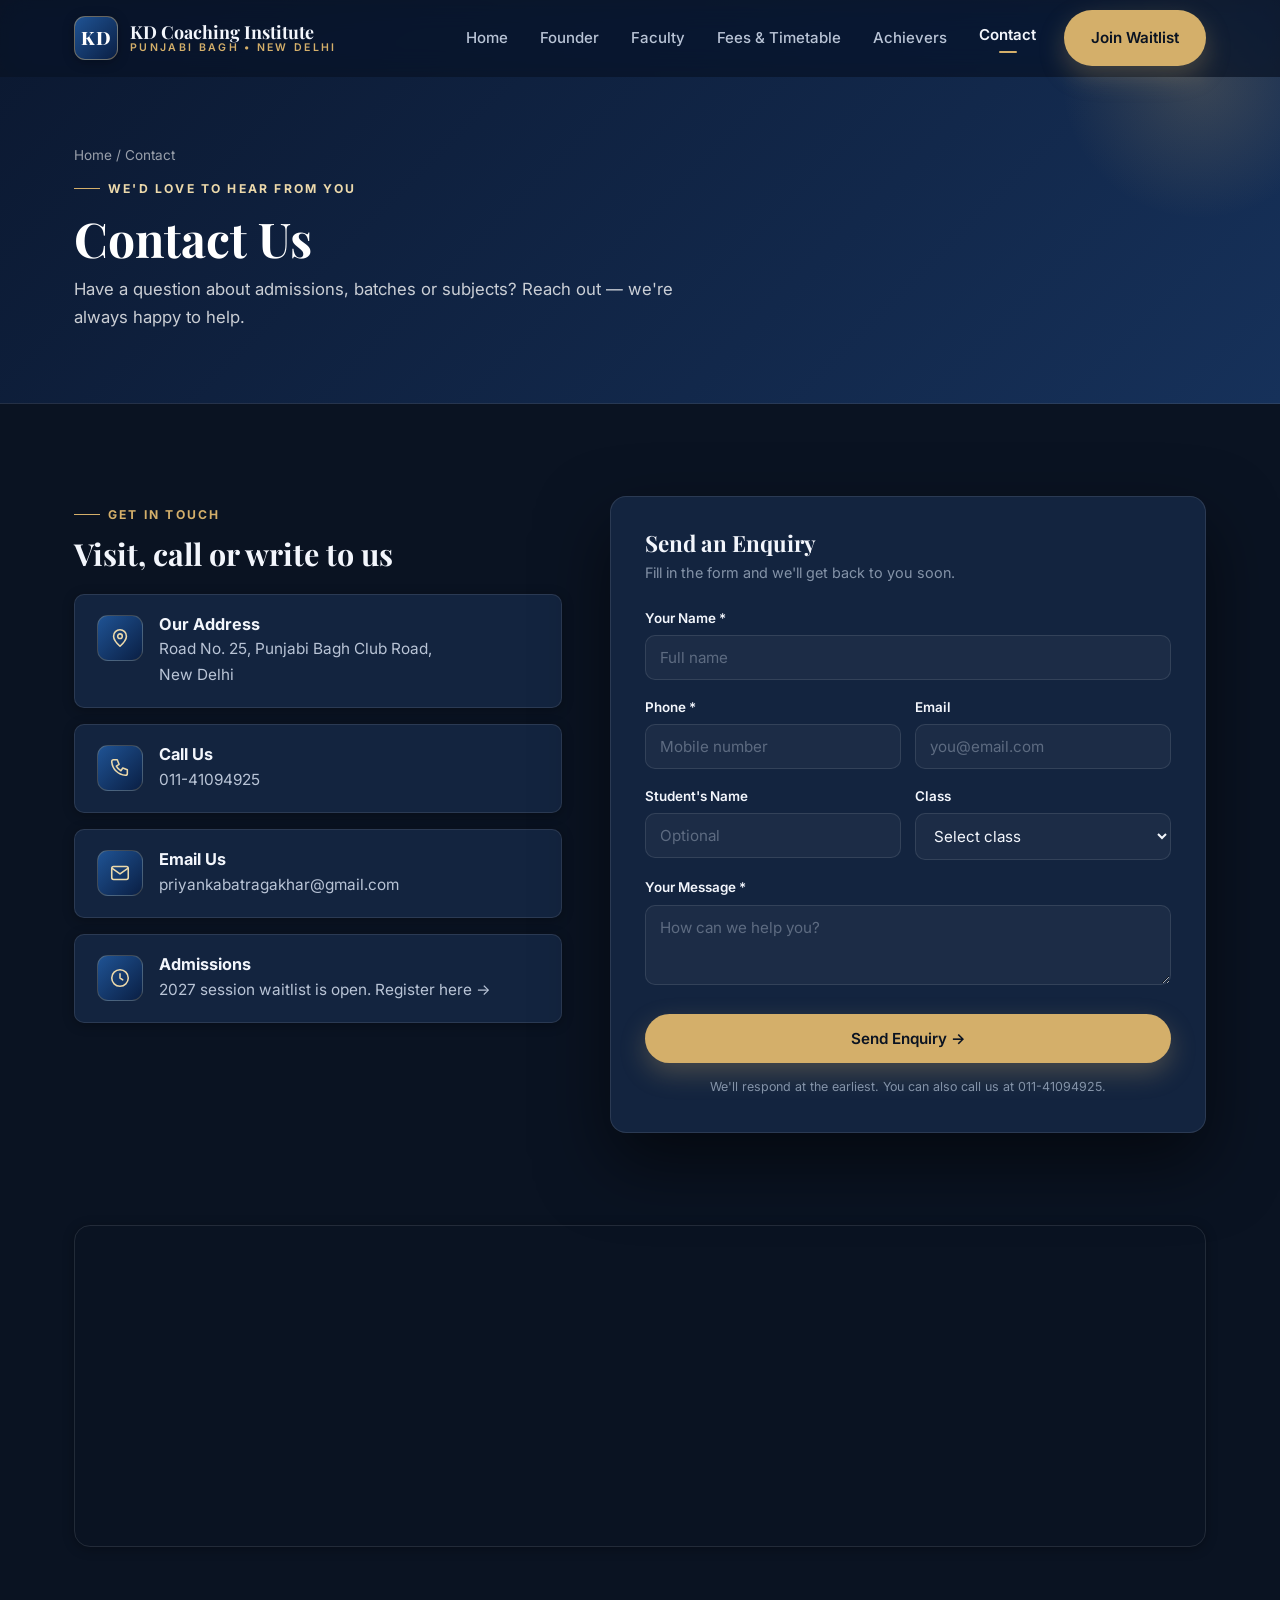
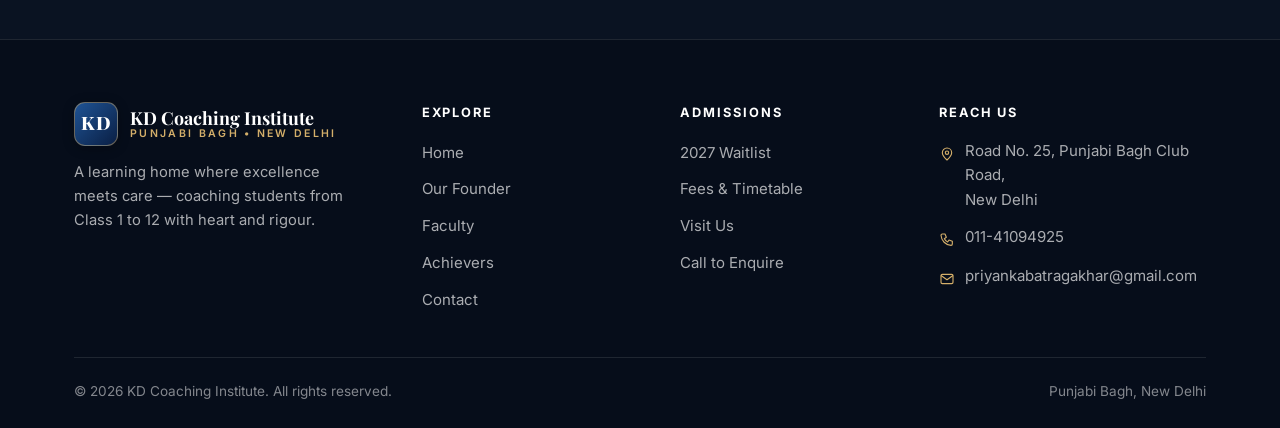
<file: contact.html>
<!DOCTYPE html>
<html lang="en">
<head>
  <meta charset="UTF-8" />
  <meta name="viewport" content="width=device-width, initial-scale=1.0" />
  <title>Contact Us | KD Coaching Institute</title>
  <meta name="description" content="Get in touch with KD Coaching Institute, Road No. 25, Punjabi Bagh Club Road, New Delhi. Call 011-41094925 or email priyankabatragakhar@gmail.com." />
  <link rel="preconnect" href="https://fonts.googleapis.com" />
  <link rel="preconnect" href="https://fonts.gstatic.com" crossorigin />
  <link href="https://fonts.googleapis.com/css2?family=Playfair+Display:ital,wght@0,500;0,600;0,700;0,800;1,500;1,600&family=Inter:wght@400;500;600;700&display=swap" rel="stylesheet" />
  <link rel="stylesheet" href="css/style.css" />
</head>
<body>

  <!-- NAV -->
  <header class="nav">
    <div class="container nav-inner">
      <a href="index.html" class="brand">
        <span class="brand-mark">KD</span>
        <span class="brand-text"><strong>KD Coaching Institute</strong><span>Punjabi Bagh • New Delhi</span></span>
      </a>
      <nav class="nav-links" aria-label="Primary">
        <a class="link" href="index.html">Home</a>
        <a class="link" href="about.html">Founder</a>
        <a class="link" href="faculty.html">Faculty</a>
        <a class="link" href="fees.html">Fees &amp; Timetable</a>
        <a class="link" href="achievers.html">Achievers</a>
        <a class="link active" href="contact.html">Contact</a>
        <span class="nav-cta"><a class="btn btn-primary" href="index.html#waitlist">Join Waitlist</a></span>
      </nav>
      <button class="nav-toggle" aria-label="Menu" aria-expanded="false"><span></span><span></span><span></span></button>
    </div>
  </header>

  <!-- PAGE HEAD -->
  <section class="page-head">
    <div class="container">
      <div class="crumbs"><a href="index.html">Home</a> / Contact</div>
      <span class="eyebrow" style="color:var(--gold-soft)">We'd Love to Hear From You</span>
      <h1>Contact Us</h1>
      <p>Have a question about admissions, batches or subjects? Reach out — we're always happy to help.</p>
    </div>
  </section>

  <!-- CONTACT -->
  <section class="section">
    <div class="container contact-grid">
      <!-- Info -->
      <div class="reveal">
        <span class="eyebrow">Get in Touch</span>
        <h2 style="font-size:1.9rem; margin:12px 0 22px;">Visit, call or write to us</h2>
        <div class="info-list">
          <div class="info-item">
            <div class="ic"><svg class="icn" viewBox="0 0 24 24"><path d="M12 21s-7-6.5-7-11a7 7 0 0 1 14 0c0 4.5-7 11-7 11z"/><circle cx="12" cy="10" r="2.5"/></svg></div>
            <div>
              <h4>Our Address</h4>
              <p>Road No. 25, Punjabi Bagh Club Road,<br/>New Delhi</p>
            </div>
          </div>
          <div class="info-item">
            <div class="ic"><svg class="icn" viewBox="0 0 24 24"><path d="M5 3h4l2 5-3 2a12 12 0 0 0 5 5l2-3 5 2v4a2 2 0 0 1-2 2A16 16 0 0 1 3 5a2 2 0 0 1 2-2z"/></svg></div>
            <div>
              <h4>Call Us</h4>
              <p><a href="tel:+911141094925">011-41094925</a></p>
            </div>
          </div>
          <div class="info-item">
            <div class="ic"><svg class="icn" viewBox="0 0 24 24"><rect x="3" y="5" width="18" height="14" rx="2"/><path d="M3.5 7l8.5 6 8.5-6"/></svg></div>
            <div>
              <h4>Email Us</h4>
              <p><a href="mailto:priyankabatragakhar@gmail.com">priyankabatragakhar@gmail.com</a></p>
            </div>
          </div>
          <div class="info-item">
            <div class="ic"><svg class="icn" viewBox="0 0 24 24"><circle cx="12" cy="12" r="9"/><path d="M12 7.5V12l3 2"/></svg></div>
            <div>
              <h4>Admissions</h4>
              <p>2027 session waitlist is open. <a href="index.html#waitlist">Register here →</a></p>
            </div>
          </div>
        </div>
      </div>

      <!-- Enquiry form -->
      <div class="reveal d1">
        <div class="form-card">
          <div id="form-body">
            <h3>Send an Enquiry</h3>
            <p class="hint">Fill in the form and we'll get back to you soon.</p>
            <form id="waitlist-form" data-form-type="enquiry" novalidate>
              <div class="field">
                <label for="parentName">Your Name *</label>
                <input id="parentName" name="parentName" type="text" placeholder="Full name" required />
              </div>
              <div class="field two">
                <div class="field">
                  <label for="phone">Phone *</label>
                  <input id="phone" name="phone" type="tel" placeholder="Mobile number" required />
                </div>
                <div class="field">
                  <label for="email">Email</label>
                  <input id="email" name="email" type="email" placeholder="you@email.com" />
                </div>
              </div>
              <div class="field two">
                <div class="field">
                  <label for="studentName">Student's Name</label>
                  <input id="studentName" name="studentName" type="text" placeholder="Optional" />
                </div>
                <div class="field">
                  <label for="grade">Class</label>
                  <select id="grade" name="grade">
                    <option value="" selected disabled>Select class</option>
                    <option>Class 1</option><option>Class 2</option><option>Class 3</option>
                    <option>Class 4</option><option>Class 5</option><option>Class 6</option>
                    <option>Class 7</option><option>Class 8</option><option>Class 9</option>
                    <option>Class 10</option><option>Class 11</option><option>Class 12</option>
                  </select>
                </div>
              </div>
              <div class="field">
                <label for="message">Your Message *</label>
                <textarea id="message" name="message" placeholder="How can we help you?" required></textarea>
              </div>
              <button class="btn btn-primary" type="submit">Send Enquiry →</button>
              <p class="form-note">We'll respond at the earliest. You can also call us at 011-41094925.</p>
            </form>
          </div>

          <div class="form-success" id="form-success">
            <div class="check">✓</div>
            <h3>Thank you, <span id="success-name">there</span>!</h3>
            <p>Your enquiry has been noted. We'll get back to you shortly — an email draft has opened so you can reach us directly too.</p>
          </div>
        </div>
      </div>
    </div>
  </section>

  <!-- MAP -->
  <section class="section" style="padding-top:0;">
    <div class="container">
      <div class="map-wrap reveal">
        <iframe
          title="KD Coaching Institute location — Punjabi Bagh Club Road, New Delhi"
          src="https://www.google.com/maps?q=Punjabi+Bagh+Club+Road,+New+Delhi&output=embed"
          loading="lazy"
          referrerpolicy="no-referrer-when-downgrade"></iframe>
      </div>
    </div>
  </section>

  <!-- FOOTER -->
  <footer class="footer">
    <div class="container">
      <div class="footer-grid">
        <div>
          <a href="index.html" class="brand">
            <span class="brand-mark">KD</span>
            <span class="brand-text"><strong>KD Coaching Institute</strong><span>Punjabi Bagh • New Delhi</span></span>
          </a>
          <p>A learning home where excellence meets care — coaching students from Class 1 to 12 with heart and rigour.</p>
        </div>
        <div>
          <h5>Explore</h5>
          <ul class="fl">
            <li><a href="index.html">Home</a></li>
            <li><a href="about.html">Our Founder</a></li>
            <li><a href="faculty.html">Faculty</a></li>
            <li><a href="achievers.html">Achievers</a></li>
            <li><a href="contact.html">Contact</a></li>
          </ul>
        </div>
        <div>
          <h5>Admissions</h5>
          <ul class="fl">
            <li><a href="index.html#waitlist">2027 Waitlist</a></li>
            <li><a href="fees.html">Fees &amp; Timetable</a></li>
            <li><a href="contact.html">Visit Us</a></li>
            <li><a href="tel:+911141094925">Call to Enquire</a></li>
          </ul>
        </div>
        <div>
          <h5>Reach Us</h5>
          <div class="contact-line"><span class="ic"><svg class="icn" viewBox="0 0 24 24"><path d="M12 21s-7-6.5-7-11a7 7 0 0 1 14 0c0 4.5-7 11-7 11z"/><circle cx="12" cy="10" r="2.5"/></svg></span><span>Road No. 25, Punjabi Bagh Club Road,<br/>New Delhi</span></div>
          <div class="contact-line"><span class="ic"><svg class="icn" viewBox="0 0 24 24"><path d="M5 3h4l2 5-3 2a12 12 0 0 0 5 5l2-3 5 2v4a2 2 0 0 1-2 2A16 16 0 0 1 3 5a2 2 0 0 1 2-2z"/></svg></span><a href="tel:+911141094925">011-41094925</a></div>
          <div class="contact-line"><span class="ic"><svg class="icn" viewBox="0 0 24 24"><rect x="3" y="5" width="18" height="14" rx="2"/><path d="M3.5 7l8.5 6 8.5-6"/></svg></span><a href="mailto:priyankabatragakhar@gmail.com">priyankabatragakhar@gmail.com</a></div>
        </div>
      </div>
      <div class="footer-bottom">
        <span>© <span id="year">2026</span> KD Coaching Institute. All rights reserved.</span>
        <span>Punjabi Bagh, New Delhi</span>
      </div>
    </div>
  </footer>

  <script src="js/main.js"></script>
</body>
</html>
</file>
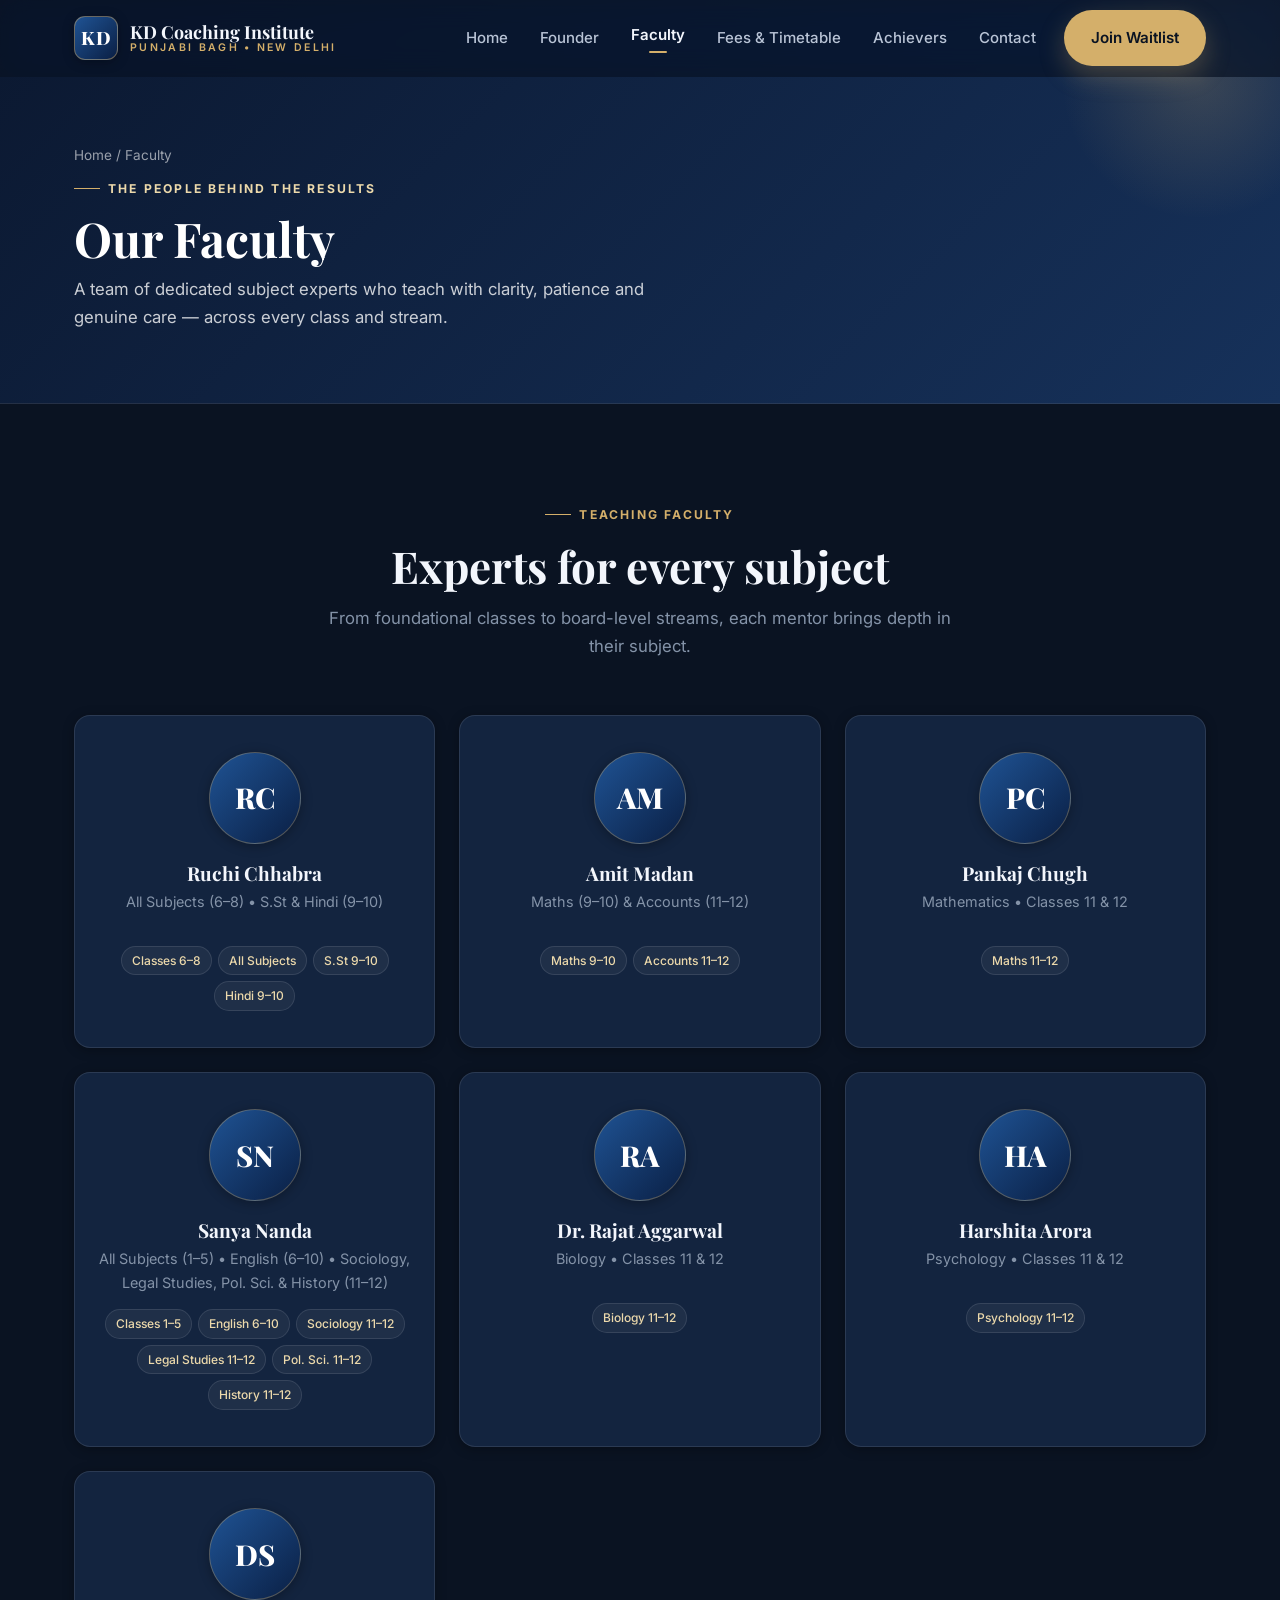
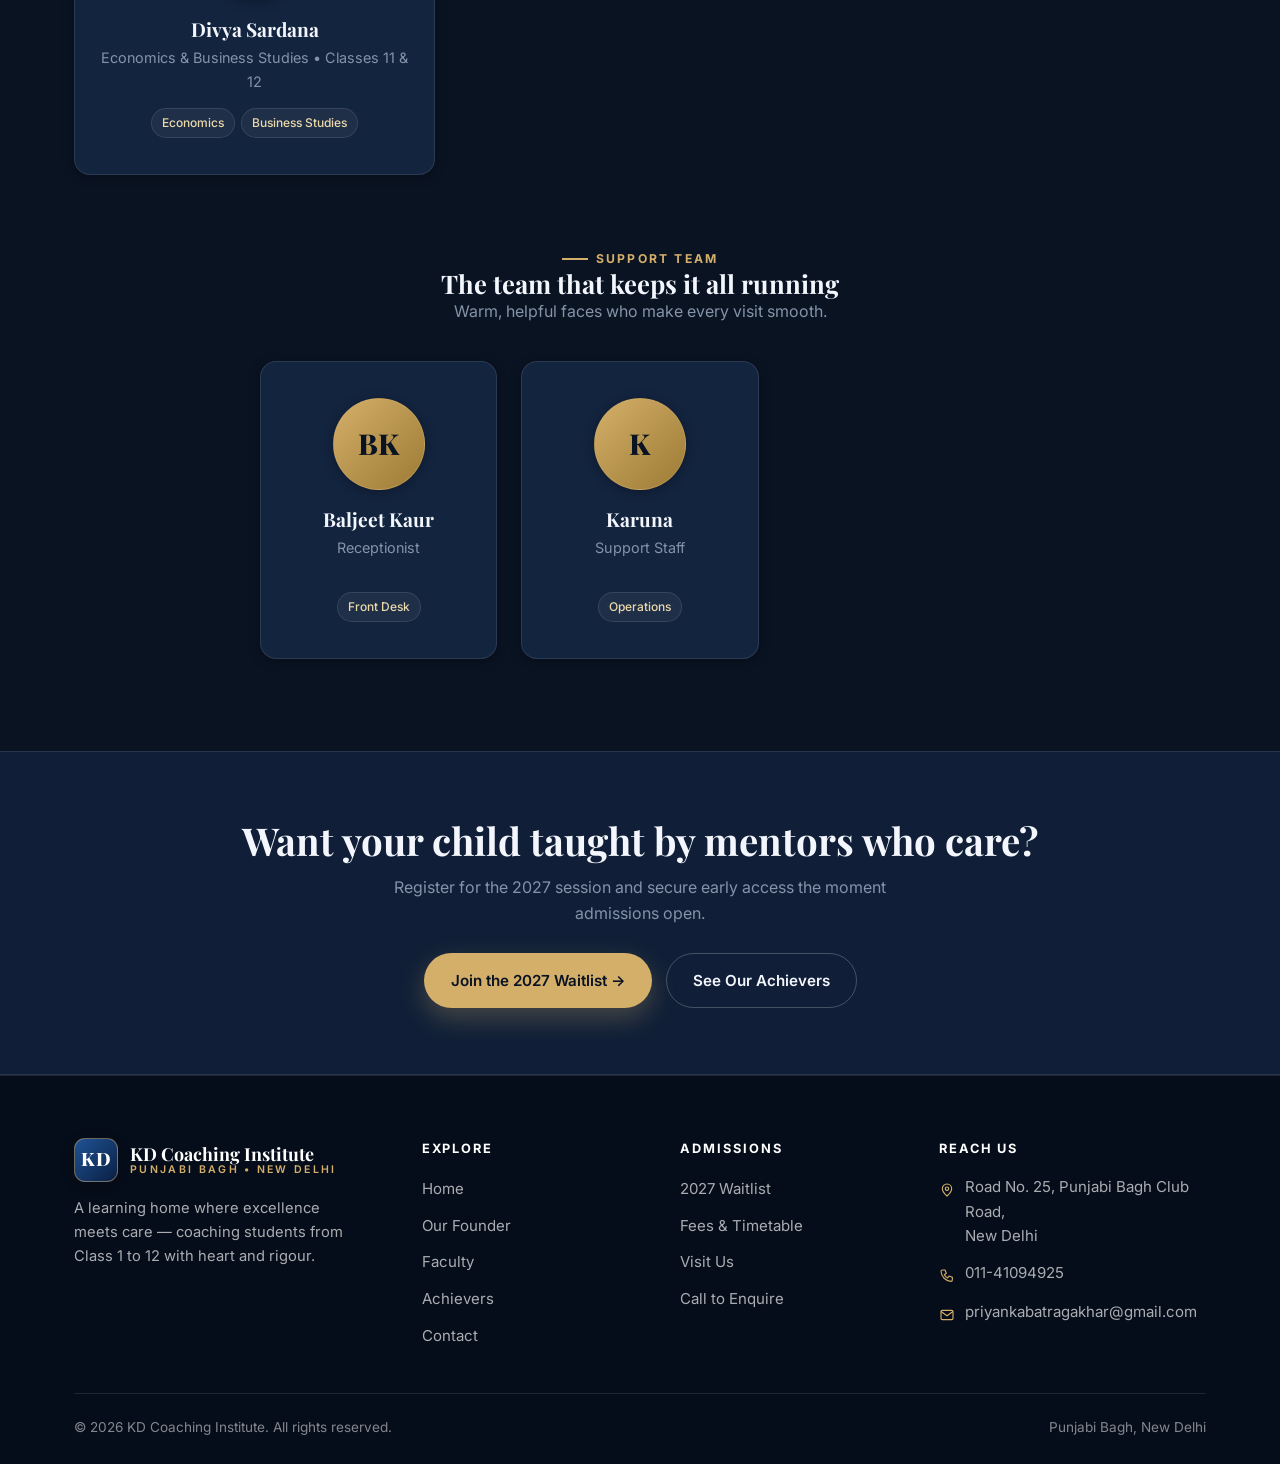
<file: faculty.html>
<!DOCTYPE html>
<html lang="en">
<head>
  <meta charset="UTF-8" />
  <meta name="viewport" content="width=device-width, initial-scale=1.0" />
  <title>Our Faculty | KD Coaching Institute</title>
  <meta name="description" content="Meet the dedicated faculty of KD Coaching Institute — subject experts across Science, Commerce and Humanities for Classes 1 to 12." />
  <link rel="preconnect" href="https://fonts.googleapis.com" />
  <link rel="preconnect" href="https://fonts.gstatic.com" crossorigin />
  <link href="https://fonts.googleapis.com/css2?family=Playfair+Display:ital,wght@0,500;0,600;0,700;0,800;1,500;1,600&family=Inter:wght@400;500;600;700&display=swap" rel="stylesheet" />
  <link rel="stylesheet" href="css/style.css" />
</head>
<body>

  <!-- NAV -->
  <header class="nav">
    <div class="container nav-inner">
      <a href="index.html" class="brand">
        <span class="brand-mark">KD</span>
        <span class="brand-text"><strong>KD Coaching Institute</strong><span>Punjabi Bagh • New Delhi</span></span>
      </a>
      <nav class="nav-links" aria-label="Primary">
        <a class="link" href="index.html">Home</a>
        <a class="link" href="about.html">Founder</a>
        <a class="link active" href="faculty.html">Faculty</a>
        <a class="link" href="fees.html">Fees &amp; Timetable</a>
        <a class="link" href="achievers.html">Achievers</a>
        <a class="link" href="contact.html">Contact</a>
        <span class="nav-cta"><a class="btn btn-primary" href="index.html#waitlist">Join Waitlist</a></span>
      </nav>
      <button class="nav-toggle" aria-label="Menu" aria-expanded="false"><span></span><span></span><span></span></button>
    </div>
  </header>

  <!-- PAGE HEAD -->
  <section class="page-head">
    <div class="container">
      <div class="crumbs"><a href="index.html">Home</a> / Faculty</div>
      <span class="eyebrow" style="color:var(--gold-soft)">The People Behind the Results</span>
      <h1>Our Faculty</h1>
      <p>A team of dedicated subject experts who teach with clarity, patience and genuine care — across every class and stream.</p>
    </div>
  </section>

  <!-- TEACHING FACULTY -->
  <section class="section">
    <div class="container">
      <div class="section-head reveal">
        <span class="eyebrow center">Teaching Faculty</span>
        <h2>Experts for every subject</h2>
        <p>From foundational classes to board-level streams, each mentor brings depth in their subject.</p>
      </div>

      <div class="card-grid cols-3">
        <div class="card faculty-card reveal">
          <div class="avatar">RC</div>
          <h3>Ruchi Chhabra</h3>
          <div class="role">All Subjects (6–8) • S.St &amp; Hindi (9–10)</div>
          <div class="chips"><span>Classes 6–8</span><span>All Subjects</span><span>S.St 9–10</span><span>Hindi 9–10</span></div>
        </div>

        <div class="card faculty-card reveal d1">
          <div class="avatar">AM</div>
          <h3>Amit Madan</h3>
          <div class="role">Maths (9–10) & Accounts (11–12)</div>
          <div class="chips"><span>Maths 9–10</span><span>Accounts 11–12</span></div>
        </div>

        <div class="card faculty-card reveal d2">
          <div class="avatar">PC</div>
          <h3>Pankaj Chugh</h3>
          <div class="role">Mathematics • Classes 11 & 12</div>
          <div class="chips"><span>Maths 11–12</span></div>
        </div>

        <div class="card faculty-card reveal">
          <div class="avatar">SN</div>
          <h3>Sanya Nanda</h3>
          <div class="role">All Subjects (1–5) • English (6–10) • Sociology, Legal Studies, Pol. Sci. &amp; History (11–12)</div>
          <div class="chips"><span>Classes 1–5</span><span>English 6–10</span><span>Sociology 11–12</span><span>Legal Studies 11–12</span><span>Pol. Sci. 11–12</span><span>History 11–12</span></div>
        </div>

        <div class="card faculty-card reveal d1">
          <div class="avatar">RA</div>
          <h3>Dr. Rajat Aggarwal</h3>
          <div class="role">Biology • Classes 11 & 12</div>
          <div class="chips"><span>Biology 11–12</span></div>
        </div>

        <div class="card faculty-card reveal d2">
          <div class="avatar">HA</div>
          <h3>Harshita Arora</h3>
          <div class="role">Psychology • Classes 11 & 12</div>
          <div class="chips"><span>Psychology 11–12</span></div>
        </div>

        <div class="card faculty-card reveal">
          <div class="avatar">DS</div>
          <h3>Divya Sardana</h3>
          <div class="role">Economics & Business Studies • Classes 11 & 12</div>
          <div class="chips"><span>Economics</span><span>Business Studies</span></div>
        </div>
      </div>

      <!-- SUPPORT STAFF -->
      <div class="subhead reveal">
        <span class="eyebrow center">Support Team</span>
        <h3>The team that keeps it all running</h3>
        <p>Warm, helpful faces who make every visit smooth.</p>
      </div>

      <div class="card-grid cols-3" style="max-width:760px; margin:0 auto;">
        <div class="card faculty-card staff-card reveal">
          <div class="avatar">BK</div>
          <h3>Baljeet Kaur</h3>
          <div class="role">Receptionist</div>
          <div class="chips"><span>Front Desk</span></div>
        </div>
        <div class="card faculty-card staff-card reveal d1">
          <div class="avatar">K</div>
          <h3>Karuna</h3>
          <div class="role">Support Staff</div>
          <div class="chips"><span>Operations</span></div>
        </div>
      </div>
    </div>
  </section>

  <!-- CTA -->
  <section class="cta-band">
    <div class="container cta-inner">
      <h2>Want your child taught by mentors who care?</h2>
      <p>Register for the 2027 session and secure early access the moment admissions open.</p>
      <div class="cta-actions">
        <a class="btn btn-primary" href="index.html#waitlist">Join the 2027 Waitlist →</a>
        <a class="btn btn-ghost" href="achievers.html">See Our Achievers</a>
      </div>
    </div>
  </section>

  <!-- FOOTER -->
  <footer class="footer">
    <div class="container">
      <div class="footer-grid">
        <div>
          <a href="index.html" class="brand">
            <span class="brand-mark">KD</span>
            <span class="brand-text"><strong>KD Coaching Institute</strong><span>Punjabi Bagh • New Delhi</span></span>
          </a>
          <p>A learning home where excellence meets care — coaching students from Class 1 to 12 with heart and rigour.</p>
        </div>
        <div>
          <h5>Explore</h5>
          <ul class="fl">
            <li><a href="index.html">Home</a></li>
            <li><a href="about.html">Our Founder</a></li>
            <li><a href="faculty.html">Faculty</a></li>
            <li><a href="achievers.html">Achievers</a></li>
            <li><a href="contact.html">Contact</a></li>
          </ul>
        </div>
        <div>
          <h5>Admissions</h5>
          <ul class="fl">
            <li><a href="index.html#waitlist">2027 Waitlist</a></li>
            <li><a href="fees.html">Fees &amp; Timetable</a></li>
            <li><a href="contact.html">Visit Us</a></li>
            <li><a href="tel:+911141094925">Call to Enquire</a></li>
          </ul>
        </div>
        <div>
          <h5>Reach Us</h5>
          <div class="contact-line"><span class="ic"><svg class="icn" viewBox="0 0 24 24"><path d="M12 21s-7-6.5-7-11a7 7 0 0 1 14 0c0 4.5-7 11-7 11z"/><circle cx="12" cy="10" r="2.5"/></svg></span><span>Road No. 25, Punjabi Bagh Club Road,<br/>New Delhi</span></div>
          <div class="contact-line"><span class="ic"><svg class="icn" viewBox="0 0 24 24"><path d="M5 3h4l2 5-3 2a12 12 0 0 0 5 5l2-3 5 2v4a2 2 0 0 1-2 2A16 16 0 0 1 3 5a2 2 0 0 1 2-2z"/></svg></span><a href="tel:+911141094925">011-41094925</a></div>
          <div class="contact-line"><span class="ic"><svg class="icn" viewBox="0 0 24 24"><rect x="3" y="5" width="18" height="14" rx="2"/><path d="M3.5 7l8.5 6 8.5-6"/></svg></span><a href="mailto:priyankabatragakhar@gmail.com">priyankabatragakhar@gmail.com</a></div>
        </div>
      </div>
      <div class="footer-bottom">
        <span>© <span id="year">2026</span> KD Coaching Institute. All rights reserved.</span>
        <span>Punjabi Bagh, New Delhi</span>
      </div>
    </div>
  </footer>

  <script src="js/main.js"></script>
</body>
</html>
</file>
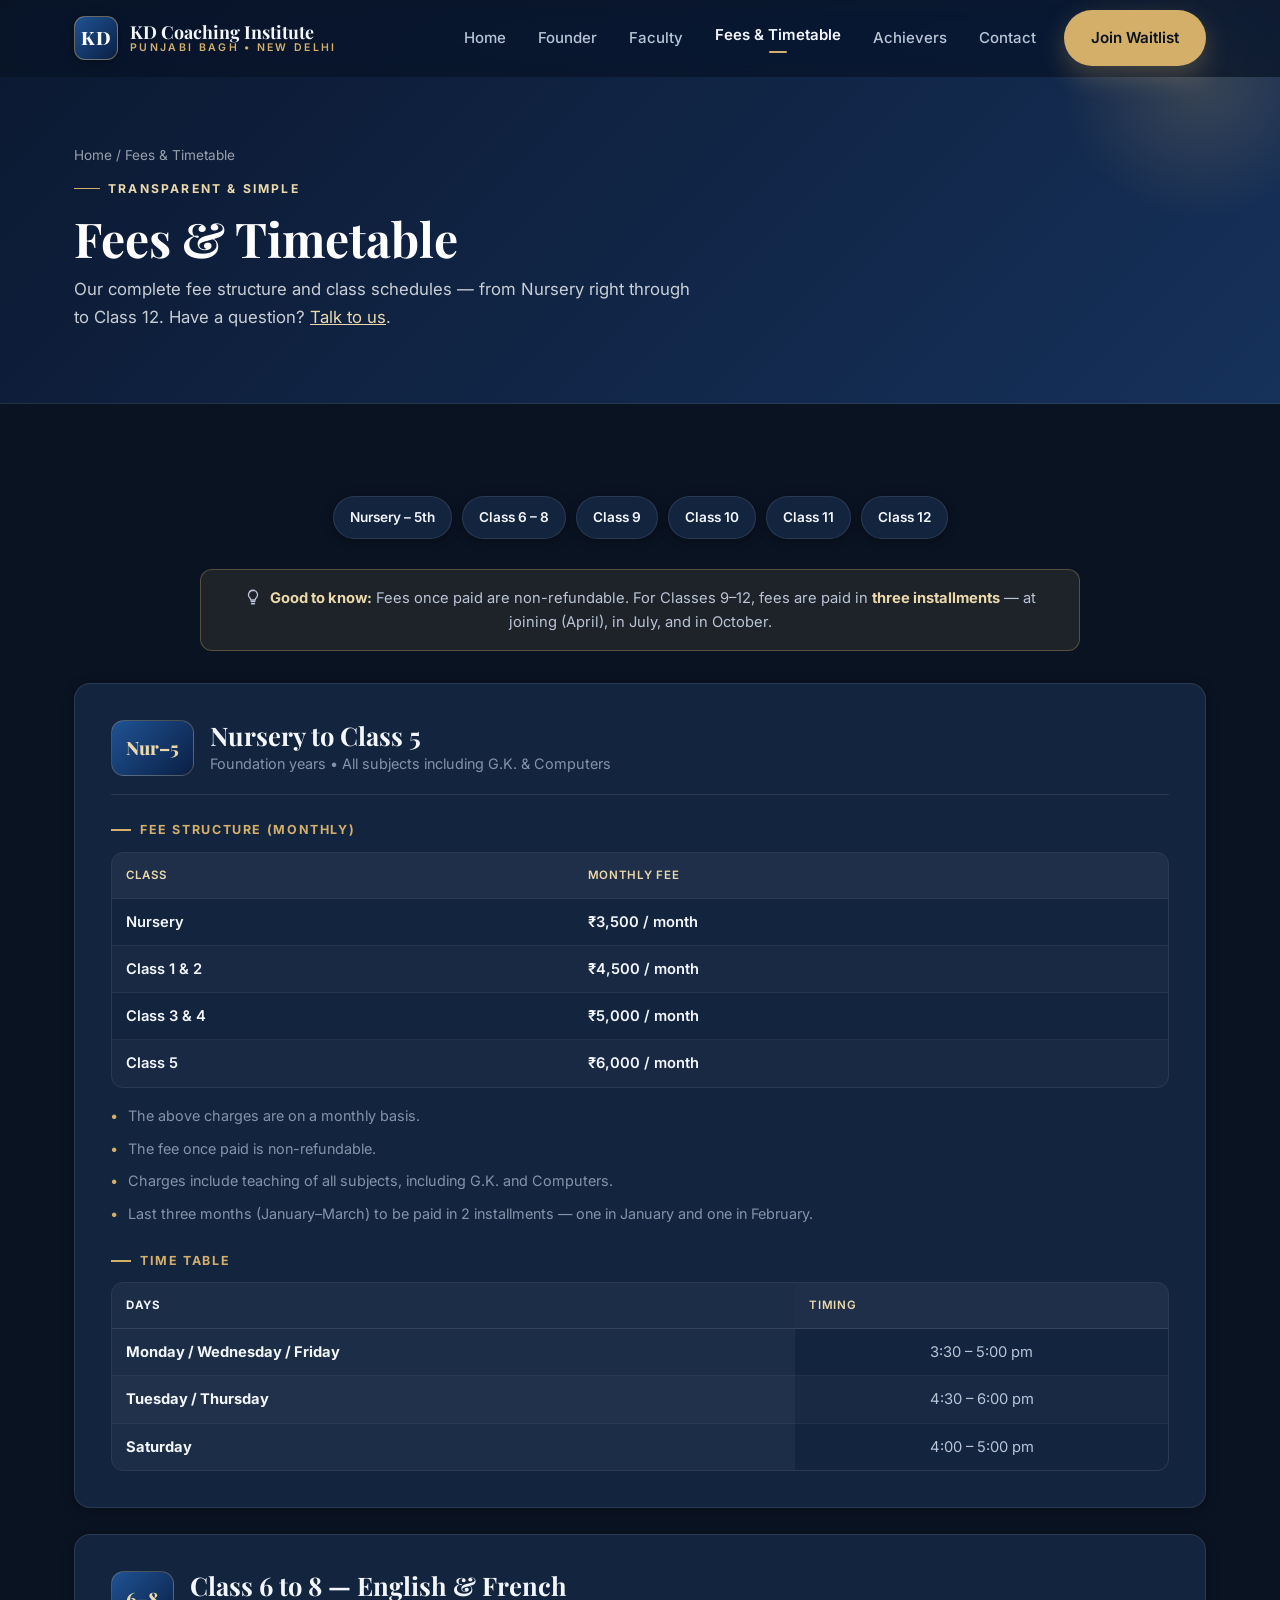
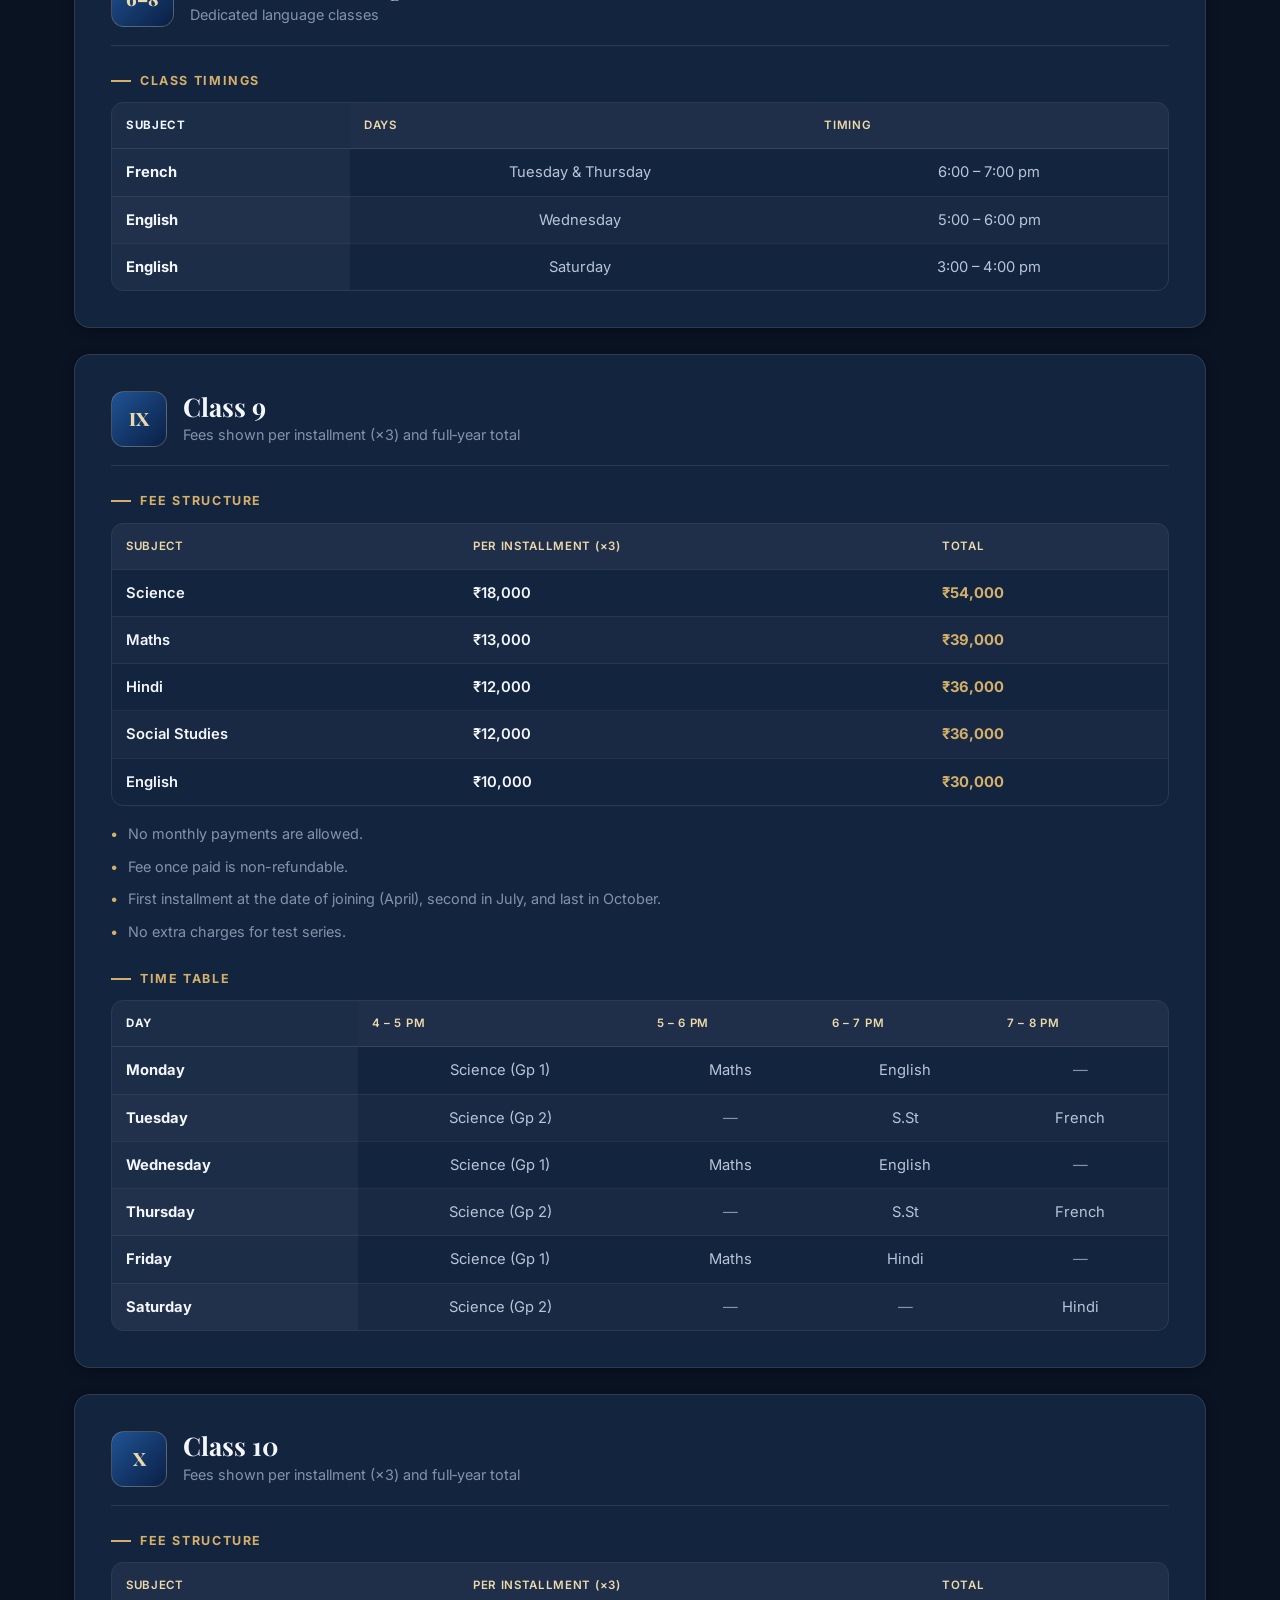
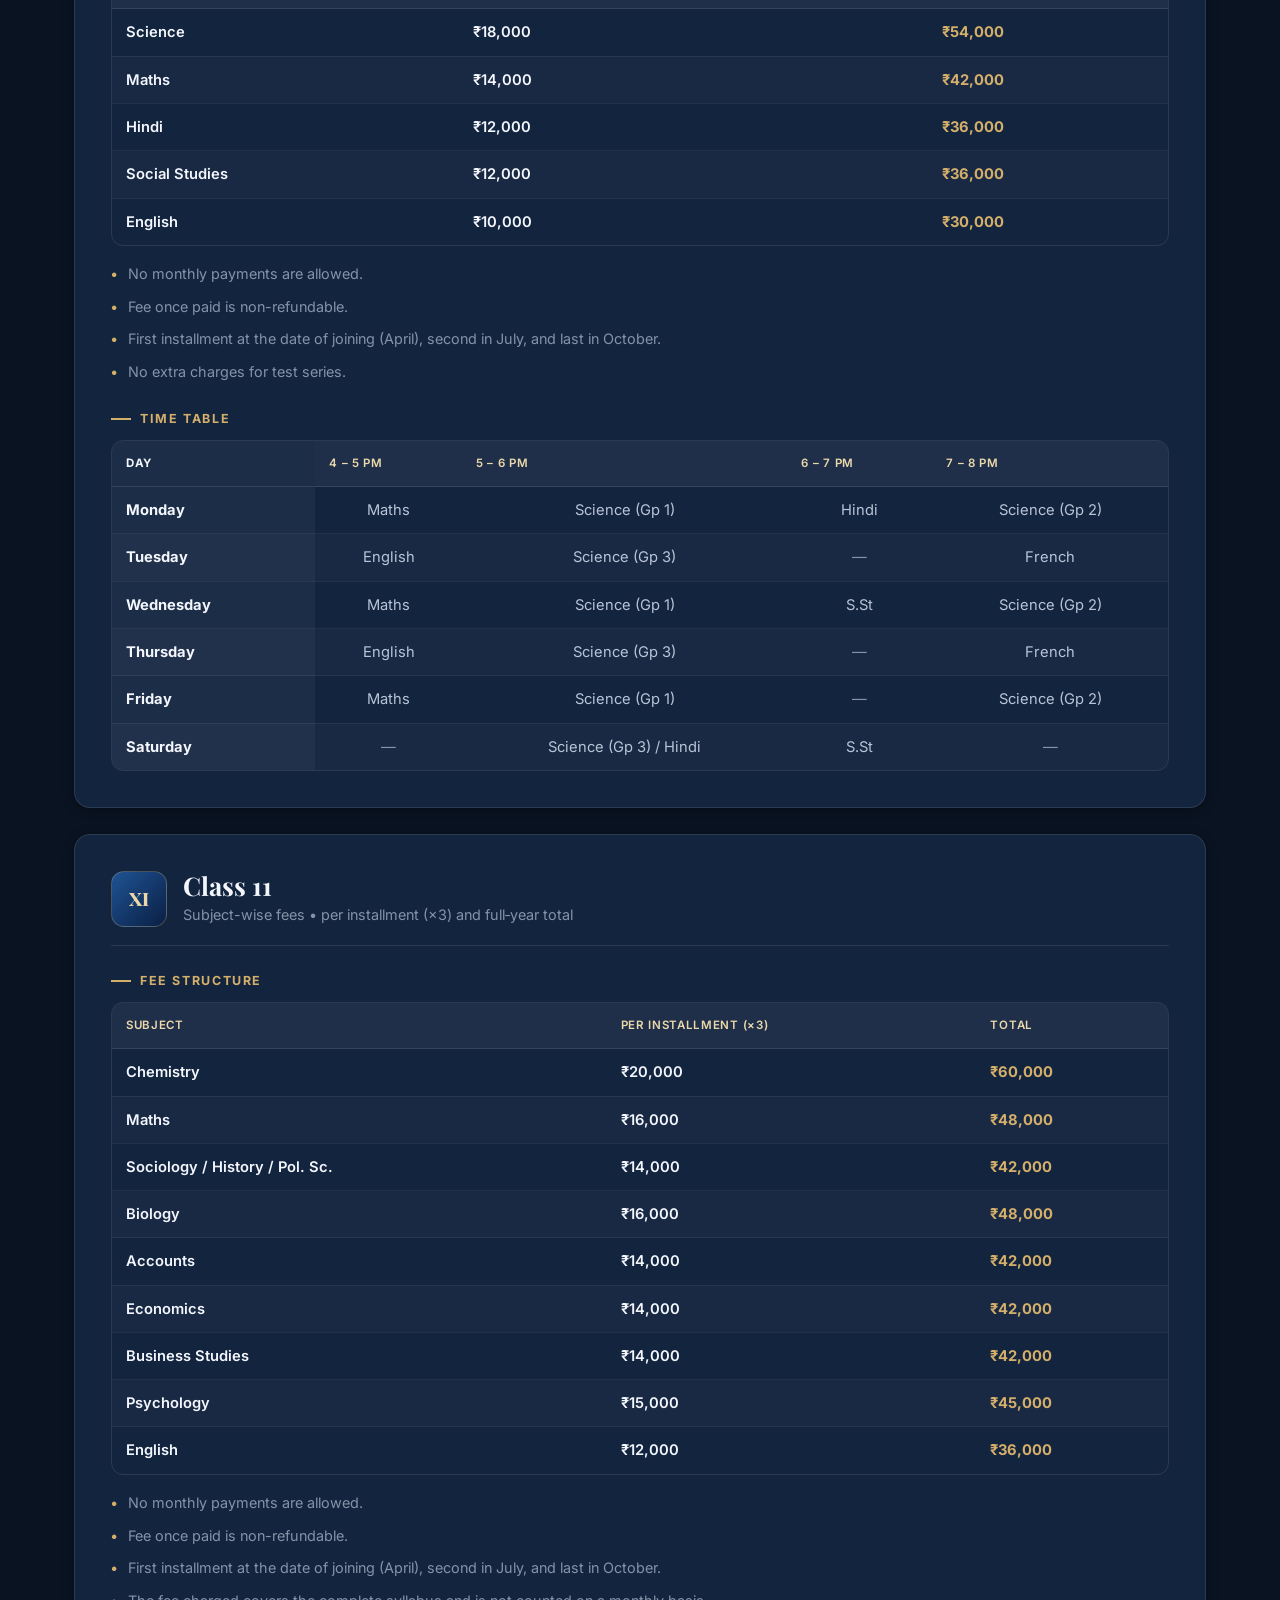
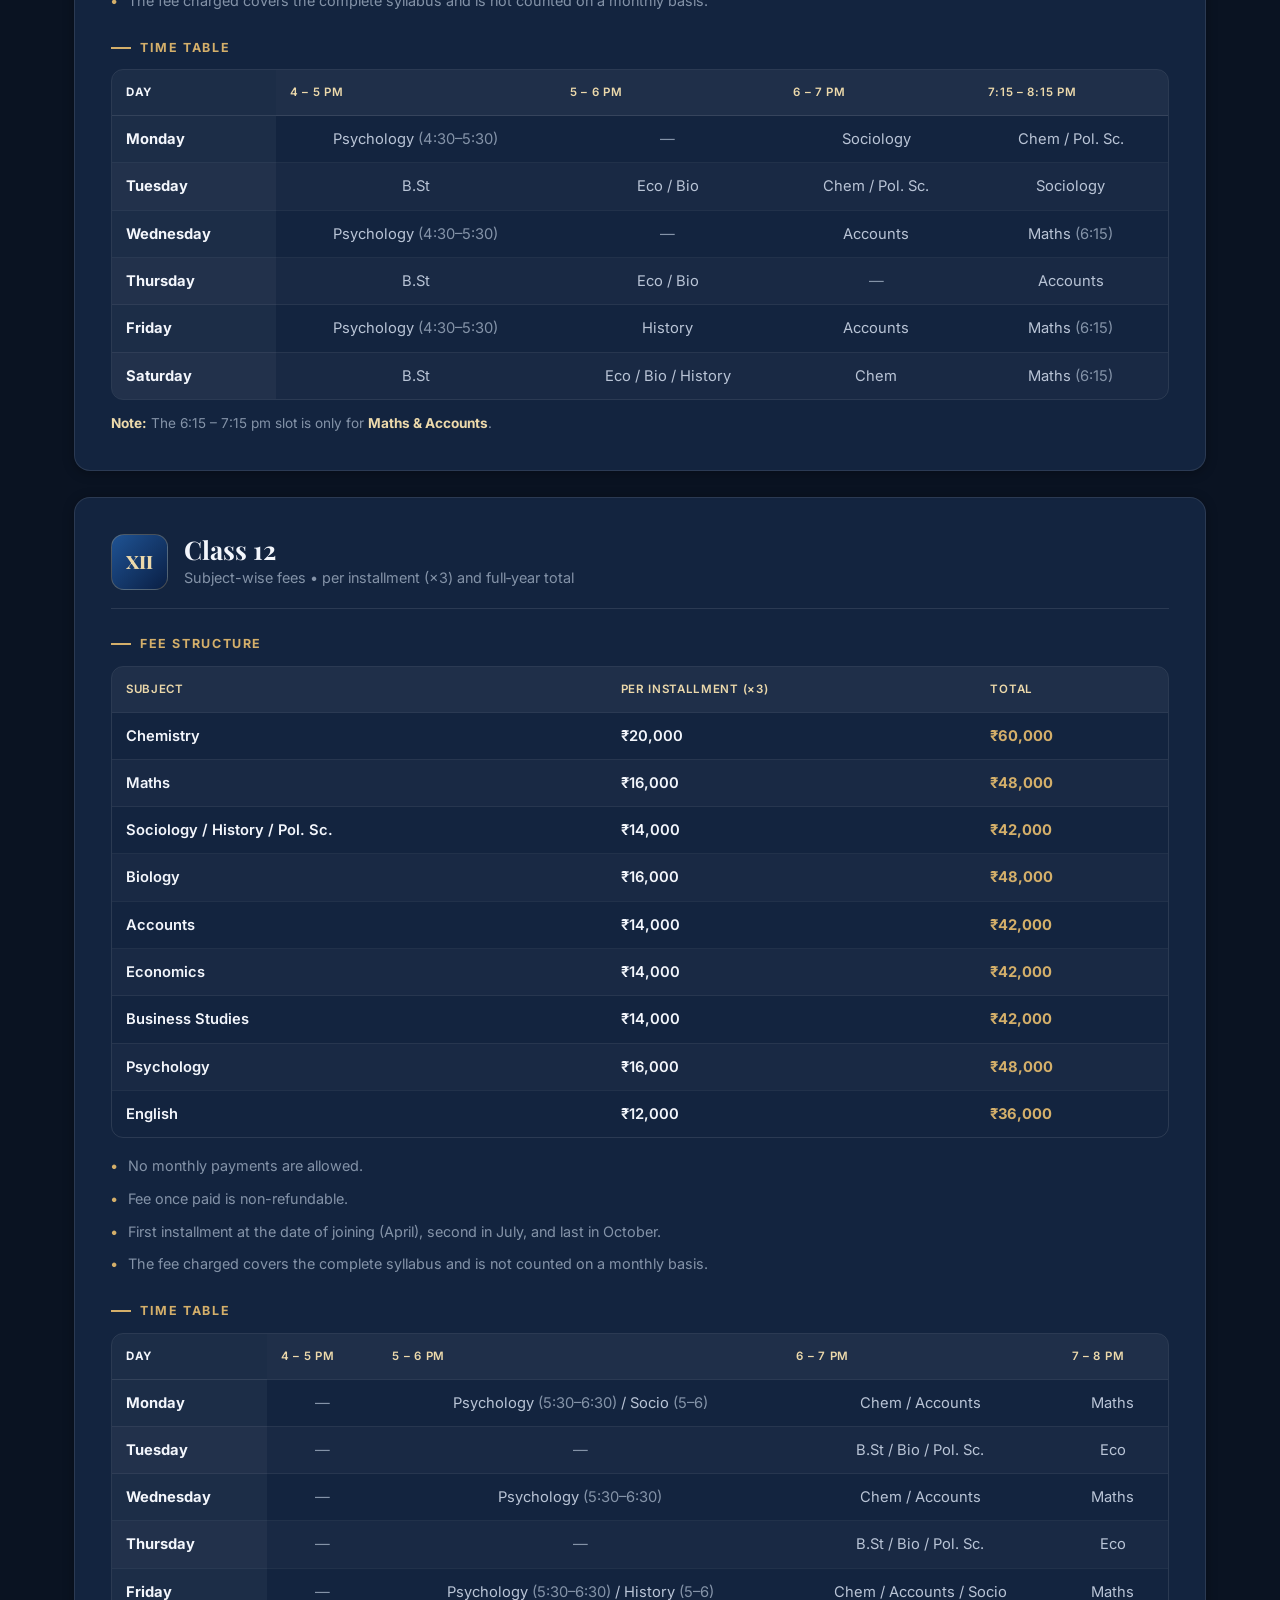
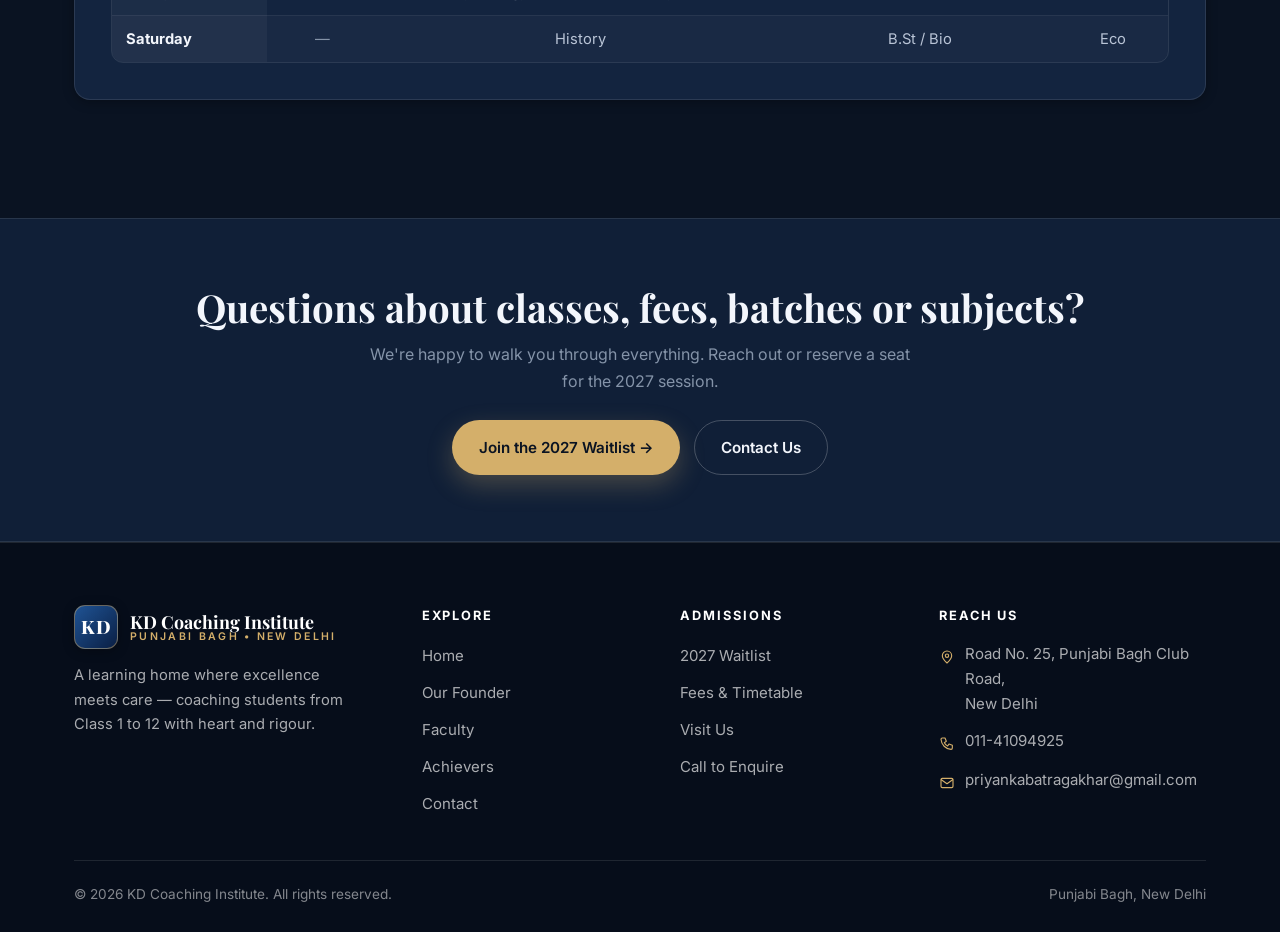
<file: fees.html>
<!DOCTYPE html>
<html lang="en">
<head>
  <meta charset="UTF-8" />
  <meta name="viewport" content="width=device-width, initial-scale=1.0" />
  <title>Fees &amp; Timetable | KD Coaching Institute</title>
  <meta name="description" content="Fee structure and class timetables for KD Coaching Institute — Nursery to Class 12, across all subjects and streams." />
  <link rel="preconnect" href="https://fonts.googleapis.com" />
  <link rel="preconnect" href="https://fonts.gstatic.com" crossorigin />
  <link href="https://fonts.googleapis.com/css2?family=Playfair+Display:ital,wght@0,500;0,600;0,700;0,800;1,500;1,600&family=Inter:wght@400;500;600;700&display=swap" rel="stylesheet" />
  <link rel="stylesheet" href="css/style.css" />
</head>
<body>

  <!-- NAV -->
  <header class="nav">
    <div class="container nav-inner">
      <a href="index.html" class="brand">
        <span class="brand-mark">KD</span>
        <span class="brand-text"><strong>KD Coaching Institute</strong><span>Punjabi Bagh • New Delhi</span></span>
      </a>
      <nav class="nav-links" aria-label="Primary">
        <a class="link" href="index.html">Home</a>
        <a class="link" href="about.html">Founder</a>
        <a class="link" href="faculty.html">Faculty</a>
        <a class="link active" href="fees.html">Fees &amp; Timetable</a>
        <a class="link" href="achievers.html">Achievers</a>
        <a class="link" href="contact.html">Contact</a>
        <span class="nav-cta"><a class="btn btn-primary" href="index.html#waitlist">Join Waitlist</a></span>
      </nav>
      <button class="nav-toggle" aria-label="Menu" aria-expanded="false"><span></span><span></span><span></span></button>
    </div>
  </header>

  <!-- PAGE HEAD -->
  <section class="page-head">
    <div class="container">
      <div class="crumbs"><a href="index.html">Home</a> / Fees &amp; Timetable</div>
      <span class="eyebrow" style="color:var(--gold-soft)">Transparent &amp; Simple</span>
      <h1>Fees &amp; Timetable</h1>
      <p>Our complete fee structure and class schedules — from Nursery right through to Class 12. Have a question? <a href="contact.html" style="color:var(--gold-soft); text-decoration:underline;">Talk to us</a>.</p>
    </div>
  </section>

  <!-- CONTENT -->
  <section class="section">
    <div class="container">

      <!-- quick jump -->
      <nav class="anchor-nav" aria-label="Jump to class">
        <a href="#nur-5">Nursery – 5th</a>
        <a href="#class-6-8">Class 6 – 8</a>
        <a href="#class-9">Class 9</a>
        <a href="#class-10">Class 10</a>
        <a href="#class-11">Class 11</a>
        <a href="#class-12">Class 12</a>
      </nav>

      <div class="fees-note-global">
        <svg class="icn" viewBox="0 0 24 24"><path d="M9.5 18h5M10 21h4"/><path d="M12 3a6 6 0 0 0-3.8 10.6c.5.5.8 1.1.8 1.9v.5h6v-.5c0-.8.3-1.4.8-1.9A6 6 0 0 0 12 3z"/></svg> <strong>Good to know:</strong> Fees once paid are non-refundable. For Classes 9–12, fees are paid in <strong>three installments</strong> — at joining (April), in July, and in October.
      </div>

      <!-- ============ NURSERY – 5 ============ -->
      <div class="class-block reveal" id="nur-5">
        <div class="block-head">
          <span class="lvl-badge">Nur–5</span>
          <div>
            <h2>Nursery to Class 5</h2>
            <div class="sub">Foundation years • All subjects including G.K. &amp; Computers</div>
          </div>
        </div>

        <div class="panel">
          <h3 class="panel-label">Fee Structure (Monthly)</h3>
          <div class="table-scroll">
            <table class="data-table">
              <thead><tr><th>Class</th><th>Monthly Fee</th></tr></thead>
              <tbody>
                <tr><td class="subj">Nursery</td><td class="amount">₹3,500 / month</td></tr>
                <tr><td class="subj">Class 1 &amp; 2</td><td class="amount">₹4,500 / month</td></tr>
                <tr><td class="subj">Class 3 &amp; 4</td><td class="amount">₹5,000 / month</td></tr>
                <tr><td class="subj">Class 5</td><td class="amount">₹6,000 / month</td></tr>
              </tbody>
            </table>
          </div>
          <ul class="notes">
            <li><span class="dot">•</span><span>The above charges are on a monthly basis.</span></li>
            <li><span class="dot">•</span><span>The fee once paid is non-refundable.</span></li>
            <li><span class="dot">•</span><span>Charges include teaching of all subjects, including G.K. and Computers.</span></li>
            <li><span class="dot">•</span><span>Last three months (January–March) to be paid in 2 installments — one in January and one in February.</span></li>
          </ul>
        </div>

        <div class="panel">
          <h3 class="panel-label">Time Table</h3>
          <div class="table-scroll">
            <table class="data-table tt-table">
              <thead><tr><th>Days</th><th>Timing</th></tr></thead>
              <tbody>
                <tr><td>Monday / Wednesday / Friday</td><td>3:30 – 5:00 pm</td></tr>
                <tr><td>Tuesday / Thursday</td><td>4:30 – 6:00 pm</td></tr>
                <tr><td>Saturday</td><td>4:00 – 5:00 pm</td></tr>
              </tbody>
            </table>
          </div>
        </div>
      </div>

      <!-- ============ CLASS 6–8 ============ -->
      <div class="class-block reveal" id="class-6-8">
        <div class="block-head">
          <span class="lvl-badge">6–8</span>
          <div>
            <h2>Class 6 to 8 — English &amp; French</h2>
            <div class="sub">Dedicated language classes</div>
          </div>
        </div>

        <div class="panel">
          <h3 class="panel-label">Class Timings</h3>
          <div class="table-scroll">
            <table class="data-table tt-table">
              <thead><tr><th>Subject</th><th>Days</th><th>Timing</th></tr></thead>
              <tbody>
                <tr><td>French</td><td>Tuesday &amp; Thursday</td><td>6:00 – 7:00 pm</td></tr>
                <tr><td>English</td><td>Wednesday</td><td>5:00 – 6:00 pm</td></tr>
                <tr><td>English</td><td>Saturday</td><td>3:00 – 4:00 pm</td></tr>
              </tbody>
            </table>
          </div>
        </div>
      </div>

      <!-- ============ CLASS 9 ============ -->
      <div class="class-block reveal" id="class-9">
        <div class="block-head">
          <span class="lvl-badge">IX</span>
          <div>
            <h2>Class 9</h2>
            <div class="sub">Fees shown per installment (×3) and full‑year total</div>
          </div>
        </div>

        <div class="panel">
          <h3 class="panel-label">Fee Structure</h3>
          <div class="table-scroll">
            <table class="data-table">
              <thead><tr><th>Subject</th><th>Per Installment (×3)</th><th>Total</th></tr></thead>
              <tbody>
                <tr><td class="subj">Science</td><td class="amount">₹18,000</td><td class="total">₹54,000</td></tr>
                <tr><td class="subj">Maths</td><td class="amount">₹13,000</td><td class="total">₹39,000</td></tr>
                <tr><td class="subj">Hindi</td><td class="amount">₹12,000</td><td class="total">₹36,000</td></tr>
                <tr><td class="subj">Social Studies</td><td class="amount">₹12,000</td><td class="total">₹36,000</td></tr>
                <tr><td class="subj">English</td><td class="amount">₹10,000</td><td class="total">₹30,000</td></tr>
              </tbody>
            </table>
          </div>
          <ul class="notes">
            <li><span class="dot">•</span><span>No monthly payments are allowed.</span></li>
            <li><span class="dot">•</span><span>Fee once paid is non-refundable.</span></li>
            <li><span class="dot">•</span><span>First installment at the date of joining (April), second in July, and last in October.</span></li>
            <li><span class="dot">•</span><span>No extra charges for test series.</span></li>
          </ul>
        </div>

        <div class="panel">
          <h3 class="panel-label">Time Table</h3>
          <div class="table-scroll">
            <table class="data-table tt-table">
              <thead><tr><th>Day</th><th>4 – 5 pm</th><th>5 – 6 pm</th><th>6 – 7 pm</th><th>7 – 8 pm</th></tr></thead>
              <tbody>
                <tr><td>Monday</td><td>Science (Gp 1)</td><td>Maths</td><td>English</td><td class="em">—</td></tr>
                <tr><td>Tuesday</td><td>Science (Gp 2)</td><td class="em">—</td><td>S.St</td><td>French</td></tr>
                <tr><td>Wednesday</td><td>Science (Gp 1)</td><td>Maths</td><td>English</td><td class="em">—</td></tr>
                <tr><td>Thursday</td><td>Science (Gp 2)</td><td class="em">—</td><td>S.St</td><td>French</td></tr>
                <tr><td>Friday</td><td>Science (Gp 1)</td><td>Maths</td><td>Hindi</td><td class="em">—</td></tr>
                <tr><td>Saturday</td><td>Science (Gp 2)</td><td class="em">—</td><td class="em">—</td><td>Hindi</td></tr>
              </tbody>
            </table>
          </div>
        </div>
      </div>

      <!-- ============ CLASS 10 ============ -->
      <div class="class-block reveal" id="class-10">
        <div class="block-head">
          <span class="lvl-badge">X</span>
          <div>
            <h2>Class 10</h2>
            <div class="sub">Fees shown per installment (×3) and full‑year total</div>
          </div>
        </div>

        <div class="panel">
          <h3 class="panel-label">Fee Structure</h3>
          <div class="table-scroll">
            <table class="data-table">
              <thead><tr><th>Subject</th><th>Per Installment (×3)</th><th>Total</th></tr></thead>
              <tbody>
                <tr><td class="subj">Science</td><td class="amount">₹18,000</td><td class="total">₹54,000</td></tr>
                <tr><td class="subj">Maths</td><td class="amount">₹14,000</td><td class="total">₹42,000</td></tr>
                <tr><td class="subj">Hindi</td><td class="amount">₹12,000</td><td class="total">₹36,000</td></tr>
                <tr><td class="subj">Social Studies</td><td class="amount">₹12,000</td><td class="total">₹36,000</td></tr>
                <tr><td class="subj">English</td><td class="amount">₹10,000</td><td class="total">₹30,000</td></tr>
              </tbody>
            </table>
          </div>
          <ul class="notes">
            <li><span class="dot">•</span><span>No monthly payments are allowed.</span></li>
            <li><span class="dot">•</span><span>Fee once paid is non-refundable.</span></li>
            <li><span class="dot">•</span><span>First installment at the date of joining (April), second in July, and last in October.</span></li>
            <li><span class="dot">•</span><span>No extra charges for test series.</span></li>
          </ul>
        </div>

        <div class="panel">
          <h3 class="panel-label">Time Table</h3>
          <div class="table-scroll">
            <table class="data-table tt-table">
              <thead><tr><th>Day</th><th>4 – 5 pm</th><th>5 – 6 pm</th><th>6 – 7 pm</th><th>7 – 8 pm</th></tr></thead>
              <tbody>
                <tr><td>Monday</td><td>Maths</td><td>Science (Gp 1)</td><td>Hindi</td><td>Science (Gp 2)</td></tr>
                <tr><td>Tuesday</td><td>English</td><td>Science (Gp 3)</td><td class="em">—</td><td>French</td></tr>
                <tr><td>Wednesday</td><td>Maths</td><td>Science (Gp 1)</td><td>S.St</td><td>Science (Gp 2)</td></tr>
                <tr><td>Thursday</td><td>English</td><td>Science (Gp 3)</td><td class="em">—</td><td>French</td></tr>
                <tr><td>Friday</td><td>Maths</td><td>Science (Gp 1)</td><td class="em">—</td><td>Science (Gp 2)</td></tr>
                <tr><td>Saturday</td><td class="em">—</td><td>Science (Gp 3) / Hindi</td><td>S.St</td><td class="em">—</td></tr>
              </tbody>
            </table>
          </div>
        </div>
      </div>

      <!-- ============ CLASS 11 ============ -->
      <div class="class-block reveal" id="class-11">
        <div class="block-head">
          <span class="lvl-badge">XI</span>
          <div>
            <h2>Class 11</h2>
            <div class="sub">Subject-wise fees • per installment (×3) and full‑year total</div>
          </div>
        </div>

        <div class="panel">
          <h3 class="panel-label">Fee Structure</h3>
          <div class="table-scroll">
            <table class="data-table">
              <thead><tr><th>Subject</th><th>Per Installment (×3)</th><th>Total</th></tr></thead>
              <tbody>
                <tr><td class="subj">Chemistry</td><td class="amount">₹20,000</td><td class="total">₹60,000</td></tr>
                <tr><td class="subj">Maths</td><td class="amount">₹16,000</td><td class="total">₹48,000</td></tr>
                <tr><td class="subj">Sociology / History / Pol. Sc.</td><td class="amount">₹14,000</td><td class="total">₹42,000</td></tr>
                <tr><td class="subj">Biology</td><td class="amount">₹16,000</td><td class="total">₹48,000</td></tr>
                <tr><td class="subj">Accounts</td><td class="amount">₹14,000</td><td class="total">₹42,000</td></tr>
                <tr><td class="subj">Economics</td><td class="amount">₹14,000</td><td class="total">₹42,000</td></tr>
                <tr><td class="subj">Business Studies</td><td class="amount">₹14,000</td><td class="total">₹42,000</td></tr>
                <tr><td class="subj">Psychology</td><td class="amount">₹15,000</td><td class="total">₹45,000</td></tr>
                <tr><td class="subj">English</td><td class="amount">₹12,000</td><td class="total">₹36,000</td></tr>
              </tbody>
            </table>
          </div>
          <ul class="notes">
            <li><span class="dot">•</span><span>No monthly payments are allowed.</span></li>
            <li><span class="dot">•</span><span>Fee once paid is non-refundable.</span></li>
            <li><span class="dot">•</span><span>First installment at the date of joining (April), second in July, and last in October.</span></li>
            <li><span class="dot">•</span><span>The fee charged covers the complete syllabus and is not counted on a monthly basis.</span></li>
          </ul>
        </div>

        <div class="panel">
          <h3 class="panel-label">Time Table</h3>
          <div class="table-scroll">
            <table class="data-table tt-table">
              <thead><tr><th>Day</th><th>4 – 5 pm</th><th>5 – 6 pm</th><th>6 – 7 pm</th><th>7:15 – 8:15 pm</th></tr></thead>
              <tbody>
                <tr><td>Monday</td><td>Psychology <span class="em">(4:30–5:30)</span></td><td class="em">—</td><td>Sociology</td><td>Chem / Pol. Sc.</td></tr>
                <tr><td>Tuesday</td><td>B.St</td><td>Eco / Bio</td><td>Chem / Pol. Sc.</td><td>Sociology</td></tr>
                <tr><td>Wednesday</td><td>Psychology <span class="em">(4:30–5:30)</span></td><td class="em">—</td><td>Accounts</td><td>Maths <span class="em">(6:15)</span></td></tr>
                <tr><td>Thursday</td><td>B.St</td><td>Eco / Bio</td><td class="em">—</td><td>Accounts</td></tr>
                <tr><td>Friday</td><td>Psychology <span class="em">(4:30–5:30)</span></td><td>History</td><td>Accounts</td><td>Maths <span class="em">(6:15)</span></td></tr>
                <tr><td>Saturday</td><td>B.St</td><td>Eco / Bio / History</td><td>Chem</td><td>Maths <span class="em">(6:15)</span></td></tr>
              </tbody>
            </table>
          </div>
          <p class="tt-note"><strong>Note:</strong> The 6:15 – 7:15 pm slot is only for <strong>Maths &amp; Accounts</strong>.</p>
        </div>
      </div>

      <!-- ============ CLASS 12 ============ -->
      <div class="class-block reveal" id="class-12">
        <div class="block-head">
          <span class="lvl-badge">XII</span>
          <div>
            <h2>Class 12</h2>
            <div class="sub">Subject-wise fees • per installment (×3) and full‑year total</div>
          </div>
        </div>

        <div class="panel">
          <h3 class="panel-label">Fee Structure</h3>
          <div class="table-scroll">
            <table class="data-table">
              <thead><tr><th>Subject</th><th>Per Installment (×3)</th><th>Total</th></tr></thead>
              <tbody>
                <tr><td class="subj">Chemistry</td><td class="amount">₹20,000</td><td class="total">₹60,000</td></tr>
                <tr><td class="subj">Maths</td><td class="amount">₹16,000</td><td class="total">₹48,000</td></tr>
                <tr><td class="subj">Sociology / History / Pol. Sc.</td><td class="amount">₹14,000</td><td class="total">₹42,000</td></tr>
                <tr><td class="subj">Biology</td><td class="amount">₹16,000</td><td class="total">₹48,000</td></tr>
                <tr><td class="subj">Accounts</td><td class="amount">₹14,000</td><td class="total">₹42,000</td></tr>
                <tr><td class="subj">Economics</td><td class="amount">₹14,000</td><td class="total">₹42,000</td></tr>
                <tr><td class="subj">Business Studies</td><td class="amount">₹14,000</td><td class="total">₹42,000</td></tr>
                <tr><td class="subj">Psychology</td><td class="amount">₹16,000</td><td class="total">₹48,000</td></tr>
                <tr><td class="subj">English</td><td class="amount">₹12,000</td><td class="total">₹36,000</td></tr>
              </tbody>
            </table>
          </div>
          <ul class="notes">
            <li><span class="dot">•</span><span>No monthly payments are allowed.</span></li>
            <li><span class="dot">•</span><span>Fee once paid is non-refundable.</span></li>
            <li><span class="dot">•</span><span>First installment at the date of joining (April), second in July, and last in October.</span></li>
            <li><span class="dot">•</span><span>The fee charged covers the complete syllabus and is not counted on a monthly basis.</span></li>
          </ul>
        </div>

        <div class="panel">
          <h3 class="panel-label">Time Table</h3>
          <div class="table-scroll">
            <table class="data-table tt-table">
              <thead><tr><th>Day</th><th>4 – 5 pm</th><th>5 – 6 pm</th><th>6 – 7 pm</th><th>7 – 8 pm</th></tr></thead>
              <tbody>
                <tr><td>Monday</td><td class="em">—</td><td>Psychology <span class="em">(5:30–6:30)</span> / Socio <span class="em">(5–6)</span></td><td>Chem / Accounts</td><td>Maths</td></tr>
                <tr><td>Tuesday</td><td class="em">—</td><td class="em">—</td><td>B.St / Bio / Pol. Sc.</td><td>Eco</td></tr>
                <tr><td>Wednesday</td><td class="em">—</td><td>Psychology <span class="em">(5:30–6:30)</span></td><td>Chem / Accounts</td><td>Maths</td></tr>
                <tr><td>Thursday</td><td class="em">—</td><td class="em">—</td><td>B.St / Bio / Pol. Sc.</td><td>Eco</td></tr>
                <tr><td>Friday</td><td class="em">—</td><td>Psychology <span class="em">(5:30–6:30)</span> / History <span class="em">(5–6)</span></td><td>Chem / Accounts / Socio</td><td>Maths</td></tr>
                <tr><td>Saturday</td><td class="em">—</td><td>History</td><td>B.St / Bio</td><td>Eco</td></tr>
              </tbody>
            </table>
          </div>
        </div>
      </div>

    </div>
  </section>

  <!-- CTA -->
  <section class="cta-band">
    <div class="container cta-inner">
      <h2>Questions about classes, fees, batches or subjects?</h2>
      <p>We're happy to walk you through everything. Reach out or reserve a seat for the 2027 session.</p>
      <div class="cta-actions">
        <a class="btn btn-primary" href="index.html#waitlist">Join the 2027 Waitlist →</a>
        <a class="btn btn-ghost" href="contact.html">Contact Us</a>
      </div>
    </div>
  </section>

  <!-- FOOTER -->
  <footer class="footer">
    <div class="container">
      <div class="footer-grid">
        <div>
          <a href="index.html" class="brand">
            <span class="brand-mark">KD</span>
            <span class="brand-text"><strong>KD Coaching Institute</strong><span>Punjabi Bagh • New Delhi</span></span>
          </a>
          <p>A learning home where excellence meets care — coaching students from Class 1 to 12 with heart and rigour.</p>
        </div>
        <div>
          <h5>Explore</h5>
          <ul class="fl">
            <li><a href="index.html">Home</a></li>
            <li><a href="about.html">Our Founder</a></li>
            <li><a href="faculty.html">Faculty</a></li>
            <li><a href="achievers.html">Achievers</a></li>
            <li><a href="contact.html">Contact</a></li>
          </ul>
        </div>
        <div>
          <h5>Admissions</h5>
          <ul class="fl">
            <li><a href="index.html#waitlist">2027 Waitlist</a></li>
            <li><a href="fees.html">Fees &amp; Timetable</a></li>
            <li><a href="contact.html">Visit Us</a></li>
            <li><a href="tel:+911141094925">Call to Enquire</a></li>
          </ul>
        </div>
        <div>
          <h5>Reach Us</h5>
          <div class="contact-line"><span class="ic"><svg class="icn" viewBox="0 0 24 24"><path d="M12 21s-7-6.5-7-11a7 7 0 0 1 14 0c0 4.5-7 11-7 11z"/><circle cx="12" cy="10" r="2.5"/></svg></span><span>Road No. 25, Punjabi Bagh Club Road,<br/>New Delhi</span></div>
          <div class="contact-line"><span class="ic"><svg class="icn" viewBox="0 0 24 24"><path d="M5 3h4l2 5-3 2a12 12 0 0 0 5 5l2-3 5 2v4a2 2 0 0 1-2 2A16 16 0 0 1 3 5a2 2 0 0 1 2-2z"/></svg></span><a href="tel:+911141094925">011-41094925</a></div>
          <div class="contact-line"><span class="ic"><svg class="icn" viewBox="0 0 24 24"><rect x="3" y="5" width="18" height="14" rx="2"/><path d="M3.5 7l8.5 6 8.5-6"/></svg></span><a href="mailto:priyankabatragakhar@gmail.com">priyankabatragakhar@gmail.com</a></div>
        </div>
      </div>
      <div class="footer-bottom">
        <span>© <span id="year">2026</span> KD Coaching Institute. All rights reserved.</span>
        <span>Punjabi Bagh, New Delhi</span>
      </div>
    </div>
  </footer>

  <script src="js/main.js"></script>
</body>
</html>
</file>
<file: css/style.css>
/* ===========================================================
   KD Coaching Institute — Global Stylesheet
   Theme: Dark navy + pearl text, refined gold accents
   =========================================================== */

:root {
  /* surfaces (dark) */
  --bg:        #0a1322;   /* darkest base / body */
  --pearl:     #0c1727;   /* alias kept; used as deep section / small pills */
  --pearl-2:   #101f37;   /* alternate sections / inputs / even rows */
  --surface:   #13243f;   /* cards */
  --surface-2: #1a2f51;   /* hover / elevated */

  /* brand navy (for gradients & marks) */
  --navy:      #0a1f44;
  --navy-700:  #081830;
  --navy-600:  #163561;
  --navy-500:  #1f5394;

  /* text */
  --white:     #ffffff;
  --ink:       #f3f6fc;   /* headings */
  --text:      #b9c4d6;   /* body */
  --muted:     #8493a8;   /* muted */

  /* accent */
  --gold:      #d4af6a;
  --gold-soft: #ecd9ab;

  /* lines */
  --line:      rgba(255,255,255,.10);
  --line-2:    rgba(255,255,255,.06);

  --shadow-sm: 0 2px 12px rgba(0,0,0,.30);
  --shadow:    0 14px 38px rgba(0,0,0,.42);
  --shadow-lg: 0 30px 70px rgba(0,0,0,.55);
  --radius:    16px;
  --radius-sm: 10px;
  --maxw:      1180px;
  --ease:      cubic-bezier(.16, 1, .3, 1);
}

/* ---------- Reset ---------- */
* { margin: 0; padding: 0; box-sizing: border-box; }
html { scroll-behavior: smooth; -webkit-text-size-adjust: 100%; }
body {
  font-family: "Inter", -apple-system, BlinkMacSystemFont, "Segoe UI", sans-serif;
  color: var(--text);
  background: var(--bg);
  line-height: 1.65;
  font-size: 16px;
  overflow-x: hidden;
}
img { max-width: 100%; display: block; }
a { color: inherit; text-decoration: none; }
ul { list-style: none; }

h1, h2, h3, h4 {
  font-family: "Playfair Display", Georgia, serif;
  color: var(--ink);
  line-height: 1.15;
  font-weight: 700;
}

.container { width: 100%; max-width: var(--maxw); margin: 0 auto; padding: 0 24px; }

/* ---------- Icons ---------- */
.icn {
  display: inline-block; vertical-align: middle; width: 1em; height: 1em;
  stroke: currentColor; fill: none; stroke-width: 1.7; stroke-linecap: round; stroke-linejoin: round;
}
.card .ic .icn, .honor .ic .icn { width: 26px; height: 26px; }
.info-item .ic .icn { width: 22px; height: 22px; }
.achiever-card .medal .icn { width: 42px; height: 42px; }
.session-pill .icn { width: 16px; height: 16px; }
.contact-line .ic .icn { width: 16px; height: 16px; }
.fees-note-global .icn { width: 18px; height: 18px; vertical-align: -3px; margin-right: 4px; }

/* ---------- Utilities ---------- */
.eyebrow {
  display: inline-flex; align-items: center; gap: 8px;
  font-family: "Inter", sans-serif; font-size: .76rem; font-weight: 700;
  letter-spacing: .18em; text-transform: uppercase; color: var(--gold);
}
.eyebrow::before { content: ""; width: 26px; height: 1.5px; background: var(--gold); display: inline-block; }
.eyebrow.center { justify-content: center; }
.section { padding: 92px 0; }
.section-head { max-width: 660px; margin: 0 auto 54px; text-align: center; }
.section-head h2 { font-size: clamp(1.85rem, 3.6vw, 2.75rem); margin: 16px 0 14px; }
.section-head p { color: var(--muted); font-size: 1.05rem; }
.text-gold { color: var(--gold); }

/* ---------- Buttons ---------- */
.btn {
  display: inline-flex; align-items: center; gap: 9px;
  font-family: "Inter", sans-serif; font-weight: 600; font-size: .95rem;
  padding: 14px 26px; border-radius: 50px; border: 1.5px solid transparent; cursor: pointer;
  transition: transform .25s var(--ease), box-shadow .25s var(--ease), background .25s, color .25s, border-color .25s;
  white-space: nowrap;
}
.btn:hover { transform: translateY(-2px); }
.btn-primary { background: var(--gold); color: #0a1322; box-shadow: 0 10px 26px rgba(212,175,106,.28); }
.btn-primary:hover { background: var(--gold-soft); box-shadow: 0 14px 34px rgba(212,175,106,.40); }
.btn-navy { background: var(--surface-2); color: var(--ink); border-color: var(--line); }
.btn-navy:hover { background: var(--gold); color: #0a1322; border-color: var(--gold); }
.btn-ghost { background: transparent; color: var(--ink); border-color: rgba(255,255,255,.22); }
.btn-ghost:hover { border-color: var(--gold); background: var(--gold); color: #0a1322; }
.btn-light { background: rgba(255,255,255,.10); color: #fff; border-color: rgba(255,255,255,.32); }
.btn-light:hover { background: #fff; color: var(--navy); }

/* ===========================================================
   NAVBAR
   =========================================================== */
.nav {
  position: fixed; top: 0; left: 0; right: 0; z-index: 1000;
  background: rgba(10,19,34,.72);
  backdrop-filter: saturate(160%) blur(14px);
  border-bottom: 1px solid transparent;
  transition: background .3s, box-shadow .3s, border-color .3s;
}
.nav.scrolled { background: rgba(9,16,29,.94); box-shadow: var(--shadow-sm); border-color: var(--line); }
.nav-inner { display: flex; align-items: center; justify-content: space-between; height: 76px; }

.brand { display: flex; align-items: center; gap: 12px; }
.brand-mark {
  width: 44px; height: 44px; border-radius: 11px;
  background: linear-gradient(135deg, var(--navy-500), var(--navy));
  color: #fff; display: grid; place-items: center;
  font-family: "Playfair Display", serif; font-weight: 800; font-size: 1.15rem;
  letter-spacing: .5px; box-shadow: var(--shadow-sm);
  border: 1px solid rgba(212,175,106,.45);
}
.brand-text { display: flex; flex-direction: column; line-height: 1.1; }
.brand-text strong { font-family: "Playfair Display", serif; color: var(--ink); font-size: 1.12rem; }
.brand-text span { font-size: .66rem; letter-spacing: .22em; text-transform: uppercase; color: var(--gold); font-weight: 600; }

.nav-links { display: flex; align-items: center; gap: 4px; }
.nav-links a.link {
  padding: 9px 14px; border-radius: 8px; font-weight: 500; font-size: .94rem;
  color: var(--text); transition: color .2s, background .2s;
}
.nav-links a.link:hover { color: var(--ink); background: rgba(255,255,255,.06); }
.nav-links a.link.active { color: var(--ink); font-weight: 600; }
.nav-links a.link.active::after {
  content: ""; display: block; height: 2px; width: 18px; margin: 3px auto 0; background: var(--gold); border-radius: 2px;
}
.nav-cta { margin-left: 10px; }

.nav-toggle { display: none; background: none; border: none; cursor: pointer; width: 44px; height: 44px; border-radius: 10px; }
.nav-toggle span { display: block; width: 24px; height: 2px; background: var(--ink); margin: 5px auto; border-radius: 2px; transition: .3s; }
.nav-toggle.open span:nth-child(1) { transform: translateY(7px) rotate(45deg); }
.nav-toggle.open span:nth-child(2) { opacity: 0; }
.nav-toggle.open span:nth-child(3) { transform: translateY(-7px) rotate(-45deg); }

/* ===========================================================
   HERO
   =========================================================== */
.hero {
  position: relative;
  background: radial-gradient(120% 130% at 78% 0%, #16315a 0%, #0b1830 52%, #070f1e 100%);
  color: #fff; padding: 158px 0 116px; overflow: hidden;
}
.hero::before {
  content: ""; position: absolute; inset: 0;
  background-image:
    radial-gradient(circle at 16% 28%, rgba(212,175,106,.16), transparent 40%),
    radial-gradient(circle at 92% 82%, rgba(31,83,148,.45), transparent 46%);
  pointer-events: none;
}
.hero::after {
  content: ""; position: absolute; inset: 0; opacity: .5; pointer-events: none;
  background-image: linear-gradient(rgba(255,255,255,.03) 1px, transparent 1px), linear-gradient(90deg, rgba(255,255,255,.03) 1px, transparent 1px);
  background-size: 54px 54px; mask-image: radial-gradient(circle at 70% 20%, #000, transparent 70%);
}
.hero-grid { position: relative; z-index: 2; display: grid; grid-template-columns: 1.1fr .9fr; gap: 56px; align-items: center; }
.hero h1 { color: #fff; font-size: clamp(2.3rem, 5vw, 3.9rem); margin: 18px 0 20px; }
.hero h1 .accent { color: var(--gold); font-style: italic; }
.hero p.lead { color: rgba(255,255,255,.80); font-size: 1.13rem; max-width: 540px; margin-bottom: 32px; }
.hero .eyebrow { color: var(--gold-soft); }
.hero .eyebrow::before { background: var(--gold-soft); }
.hero-actions { display: flex; gap: 14px; flex-wrap: wrap; }

.hero-card {
  background: rgba(255,255,255,.05); border: 1px solid rgba(255,255,255,.14);
  border-radius: 20px; padding: 32px; backdrop-filter: blur(6px); box-shadow: var(--shadow-lg);
}
.hero-card h3 { color: #fff; font-size: 1.3rem; margin-bottom: 6px; }
.hero-card .sub { color: rgba(255,255,255,.66); font-size: .92rem; margin-bottom: 22px; }
.hero-quote { border-left: 3px solid var(--gold); padding: 6px 0 6px 18px; font-family: "Playfair Display", serif; font-style: italic; font-size: 1.18rem; color: #fff; }
.hero-quote span { display: block; font-size: .76rem; font-style: normal; font-family: "Inter",sans-serif; color: var(--gold-soft); letter-spacing: .14em; text-transform: uppercase; margin-top: 12px; }

/* ---------- Stats strip ---------- */
.stats { position: relative; z-index: 3; margin-top: -46px; }
.stats-inner {
  background: var(--surface); border-radius: var(--radius); box-shadow: var(--shadow);
  display: grid; grid-template-columns: repeat(4, 1fr); border: 1px solid var(--line); overflow: hidden;
}
.stat { padding: 32px 20px; text-align: center; border-right: 1px solid var(--line); }
.stat:last-child { border-right: none; }
.stat .num { font-family: "Playfair Display", serif; font-size: 2.1rem; color: var(--ink); font-weight: 800; }
.stat .num .text-gold { color: var(--gold); }
.stat .label { font-size: .82rem; color: var(--muted); margin-top: 4px; letter-spacing: .04em; }

/* ===========================================================
   PAGE HEADER (inner pages)
   =========================================================== */
.page-head {
  background: linear-gradient(135deg, #0b1830 0%, #16315a 100%);
  color: #fff; padding: 144px 0 72px; position: relative; overflow: hidden; border-bottom: 1px solid var(--line);
}
.page-head::after { content: ""; position: absolute; right: -60px; top: -60px; width: 280px; height: 280px; background: radial-gradient(circle, rgba(212,175,106,.20), transparent 70%); }
.page-head .container { position: relative; z-index: 2; }
.page-head h1 { color: #fff; font-size: clamp(2rem, 4.4vw, 3rem); margin: 12px 0 10px; }
.page-head p { color: rgba(255,255,255,.78); max-width: 620px; font-size: 1.05rem; }
.crumbs { font-size: .85rem; color: rgba(255,255,255,.58); margin-bottom: 4px; }
.crumbs a:hover { color: var(--gold-soft); }

/* ===========================================================
   ABOUT / INTRO
   =========================================================== */
.about-grid { display: grid; grid-template-columns: 1fr 1fr; gap: 56px; align-items: center; }
.about-media {
  position: relative; border-radius: var(--radius); overflow: hidden;
  background: linear-gradient(150deg, var(--navy), var(--navy-500));
  min-height: 420px; display: grid; place-items: center; color: #fff; box-shadow: var(--shadow); border: 1px solid var(--line);
}
.about-media .monogram { font-family: "Playfair Display",serif; font-size: 6rem; opacity: .16; font-weight: 800; }
.about-media .badge {
  position: absolute; bottom: 22px; left: 22px; right: 22px; z-index: 2;
  background: rgba(10,19,34,.62); border: 1px solid rgba(255,255,255,.22);
  border-radius: 12px; padding: 16px 18px; backdrop-filter: blur(6px);
}
.about-media .media-img, .founder-portrait .portrait-img {
  position: absolute; inset: 0; width: 100%; height: 100%; object-fit: cover; object-position: center 18%; z-index: 1;
}
.about-media .badge strong { display: block; font-family: "Playfair Display",serif; color: var(--gold-soft); }
.about-text h2 { font-size: clamp(1.7rem, 3.4vw, 2.5rem); margin-bottom: 16px; }
.about-text p { margin-bottom: 16px; }
.about-text .feature-list { margin: 22px 0; display: grid; gap: 12px; }
.about-text .feature-list li { display: flex; gap: 12px; align-items: flex-start; }
.about-text .feature-list .tick {
  flex: none; width: 24px; height: 24px; border-radius: 50%; background: rgba(212,175,106,.16);
  color: var(--gold); display: grid; place-items: center; font-size: .8rem; font-weight: 800; margin-top: 2px;
}
.about-text .feature-list strong { color: var(--ink); }

/* ===========================================================
   CARDS
   =========================================================== */
.card-grid { display: grid; gap: 24px; }
.cols-3 { grid-template-columns: repeat(3, 1fr); }
.cols-4 { grid-template-columns: repeat(4, 1fr); }
.cols-2 { grid-template-columns: repeat(2, 1fr); }

.card {
  background: var(--surface); border: 1px solid var(--line); border-radius: var(--radius);
  padding: 32px 28px; box-shadow: var(--shadow-sm);
  transition: transform .3s var(--ease), box-shadow .3s var(--ease), border-color .3s, background .3s;
}
.card:hover { transform: translateY(-6px); box-shadow: var(--shadow); border-color: rgba(212,175,106,.45); background: var(--surface-2); }
.card .ic {
  width: 54px; height: 54px; border-radius: 13px; display: grid; place-items: center;
  background: linear-gradient(135deg, var(--navy-500), var(--navy)); color: var(--gold-soft);
  margin-bottom: 18px; border: 1px solid rgba(212,175,106,.25);
}
.card h3 { font-size: 1.25rem; margin-bottom: 8px; }
.card p { color: var(--muted); font-size: .96rem; }
.card .tag { display: inline-block; margin-top: 14px; font-size: .78rem; font-weight: 600; color: var(--gold); letter-spacing: .05em; }

.program { padding: 30px 28px; }
.program .lvl { font-size: .74rem; font-weight: 700; letter-spacing: .15em; text-transform: uppercase; color: var(--gold); }
.program h3 { margin: 6px 0 10px; }
.program ul.subs { display: flex; flex-wrap: wrap; gap: 8px; margin-top: 14px; }
.program ul.subs li { font-size: .8rem; background: rgba(255,255,255,.05); border: 1px solid var(--line); color: var(--text); padding: 5px 11px; border-radius: 50px; }

/* ===========================================================
   FACULTY
   =========================================================== */
.faculty-card { text-align: center; padding: 36px 24px; }
.avatar {
  width: 92px; height: 92px; border-radius: 50%; margin: 0 auto 18px; display: grid; place-items: center;
  font-family: "Playfair Display",serif; font-weight: 800; font-size: 1.8rem; color: #fff;
  background: linear-gradient(135deg, var(--navy-500), var(--navy));
  border: 1px solid rgba(212,175,106,.35); box-shadow: var(--shadow-sm);
}
.faculty-card h3 { font-size: 1.2rem; margin-bottom: 6px; }
.faculty-card .role { font-size: .9rem; color: var(--muted); min-height: 42px; }
.faculty-card .chips { display: flex; flex-wrap: wrap; gap: 6px; justify-content: center; margin-top: 14px; }
.faculty-card .chips span { font-size: .75rem; background: rgba(255,255,255,.05); border: 1px solid var(--line); padding: 4px 10px; border-radius: 50px; color: var(--gold-soft); font-weight: 500; }
.staff-card .avatar { background: linear-gradient(135deg, var(--gold), #9c7b34); color: #0a1322; }

.subhead { text-align: center; margin: 66px 0 36px; }
.subhead h3 { font-size: 1.6rem; }
.subhead p { color: var(--muted); }

/* ===========================================================
   ACHIEVERS
   =========================================================== */
.achiever-card { text-align: center; padding: 32px 22px; position: relative; overflow: hidden; }
.achiever-card .ribbon {
  position: absolute; top: 16px; right: -34px; transform: rotate(45deg);
  background: var(--gold); color: #0a1322; font-size: .66rem; font-weight: 800;
  letter-spacing: .12em; padding: 5px 40px; text-transform: uppercase;
}
.achiever-card .cls { font-size: .78rem; font-weight: 700; letter-spacing: .15em; text-transform: uppercase; color: var(--gold); }
.achiever-card .name { font-family: "Playfair Display",serif; font-size: 1.5rem; color: var(--ink); margin: 8px 0 4px; font-weight: 700; }
.achiever-card .medal { color: var(--gold); margin-bottom: 8px; line-height: 1; }

.topper-card { display: flex; align-items: center; gap: 20px; padding: 28px; text-align: left; }
.topper-card .score {
  flex: none; width: 84px; height: 84px; border-radius: 50%;
  background: linear-gradient(135deg, var(--navy-500), var(--navy)); color: #fff;
  display: grid; place-items: center; font-family: "Playfair Display",serif; font-weight: 800; font-size: 1.4rem;
  border: 2px solid var(--gold-soft);
}
.topper-card .meta .cls { color: var(--gold); }
.topper-card .meta .name { font-family: "Playfair Display",serif; font-size: 1.45rem; color: var(--ink); }

/* ===========================================================
   FOUNDER PAGE
   =========================================================== */
.founder-hero { display: grid; grid-template-columns: .8fr 1.2fr; gap: 50px; align-items: center; }
.founder-portrait {
  border-radius: var(--radius); min-height: 440px; position: relative; overflow: hidden;
  background: linear-gradient(160deg, var(--navy), var(--navy-600));
  display: grid; place-items: center; color: #fff; box-shadow: var(--shadow); border: 1px solid var(--line);
}
.founder-portrait .initials { font-family: "Playfair Display",serif; font-size: 5rem; font-weight: 800; color: rgba(255,255,255,.20); }
.founder-portrait .tagcard {
  position: absolute; bottom: 20px; left: 20px; right: 20px; z-index: 2; background: rgba(10,19,34,.62);
  border: 1px solid rgba(255,255,255,.22); border-radius: 12px; padding: 14px 18px; backdrop-filter: blur(6px);
}
.founder-portrait .tagcard strong { font-family: "Playfair Display",serif; color: #fff; display: block; }
.founder-portrait .tagcard span { color: var(--gold-soft); font-size: .85rem; }
.founder-hero .role { color: var(--gold); font-weight: 700; letter-spacing: .04em; }
.founder-hero h1 { font-size: clamp(1.9rem, 4vw, 2.9rem); margin: 6px 0 14px; }
.founder-hero p { color: var(--text); }
.founder-hero p em, .about-text p em { color: var(--gold-soft); font-style: italic; }

.timeline { position: relative; margin-top: 10px; padding-left: 30px; }
.timeline::before { content: ""; position: absolute; left: 7px; top: 6px; bottom: 6px; width: 2px; background: var(--line); }
.timeline li { position: relative; padding: 0 0 26px 0; }
.timeline li::before { content: ""; position: absolute; left: -30px; top: 5px; width: 16px; height: 16px; border-radius: 50%; background: var(--bg); border: 3px solid var(--gold); }
.timeline .yr { font-size: .78rem; font-weight: 700; color: var(--gold); letter-spacing: .06em; }
.timeline h4 { font-family: "Playfair Display",serif; font-size: 1.15rem; color: var(--ink); margin: 2px 0 4px; }
.timeline p { color: var(--muted); font-size: .95rem; }

.honor-grid { display: grid; grid-template-columns: repeat(2,1fr); gap: 20px; }
.honor {
  background: var(--surface); border: 1px solid var(--line); border-left: 4px solid var(--gold);
  border-radius: var(--radius-sm); padding: 24px; box-shadow: var(--shadow-sm);
  transition: transform .25s var(--ease), box-shadow .25s var(--ease), background .25s;
}
.honor:hover { transform: translateY(-4px); box-shadow: var(--shadow); background: var(--surface-2); }
.honor .ic { color: var(--gold); margin-bottom: 10px; line-height: 1; }
.honor h4 { font-size: 1.08rem; color: var(--ink); margin-bottom: 4px; }
.honor p { color: var(--muted); font-size: .92rem; }

.quote-band {
  background: linear-gradient(135deg, #0b1830, #16315a); color: #fff; border: 1px solid var(--line);
  border-radius: var(--radius); padding: 56px 48px; text-align: center; position: relative; overflow: hidden;
}
.quote-band::before { content: "\201C"; position: absolute; top: -20px; left: 30px; font-family: "Playfair Display",serif; font-size: 9rem; color: rgba(212,175,106,.28); }
.quote-band blockquote { font-family: "Playfair Display",serif; font-size: clamp(1.4rem,3vw,2rem); font-style: italic; max-width: 760px; margin: 0 auto; position: relative; z-index: 2; }
.quote-band .by { margin-top: 18px; color: var(--gold-soft); letter-spacing: .14em; text-transform: uppercase; font-size: .82rem; }

/* ===========================================================
   WAITLIST
   =========================================================== */
.waitlist { background: #08111f; color: #fff; position: relative; overflow: hidden; border-top: 1px solid var(--line); border-bottom: 1px solid var(--line); }
.waitlist::before {
  content:""; position:absolute; inset:0;
  background: radial-gradient(circle at 14% 18%, rgba(212,175,106,.16), transparent 42%),
              radial-gradient(circle at 88% 92%, rgba(31,83,148,.40), transparent 46%);
}
.waitlist .container { position: relative; z-index: 2; }
.waitlist-grid { display: grid; grid-template-columns: 1fr 1fr; gap: 52px; align-items: center; }
.waitlist h2 { color: #fff; font-size: clamp(1.9rem, 3.8vw, 2.7rem); }
.waitlist .lead { color: rgba(255,255,255,.80); margin: 14px 0 24px; }
.waitlist .perks { display: grid; gap: 12px; }
.waitlist .perks li { display: flex; gap: 12px; align-items: center; color: rgba(255,255,255,.88); }
.waitlist .perks .tick { flex:none; width: 24px; height: 24px; border-radius: 50%; background: var(--gold); color: #0a1322; display: grid; place-items: center; font-weight: 800; font-size: .8rem; }
.session-pill {
  display:inline-flex; align-items:center; gap:8px; background: rgba(212,175,106,.14);
  border: 1px solid rgba(212,175,106,.4); color: var(--gold-soft); font-weight:600; font-size:.85rem;
  padding: 7px 16px; border-radius: 50px; margin-bottom: 18px;
}

.form-card { background: var(--surface); border: 1px solid var(--line); border-radius: var(--radius); padding: 34px; box-shadow: var(--shadow-lg); color: var(--text); }
.form-card h3 { color: var(--ink); margin-bottom: 4px; font-size: 1.4rem; }
.form-card .hint { color: var(--muted); font-size: .9rem; margin-bottom: 22px; }
.field { margin-bottom: 16px; }
.field label { display: block; font-size: .84rem; font-weight: 600; color: var(--ink); margin-bottom: 6px; }
.field input, .field select, .field textarea {
  width: 100%; padding: 12px 14px; border: 1.5px solid var(--line); border-radius: 10px;
  font-family: inherit; font-size: .95rem; color: var(--ink); background: rgba(255,255,255,.04);
  transition: border-color .2s, box-shadow .2s, background .2s;
}
.field input::placeholder, .field textarea::placeholder { color: #5d6b81; }
.field select { color: var(--ink); }
.field select option { background: #122340; color: var(--ink); }
.field input:focus, .field select:focus, .field textarea:focus { outline: none; border-color: var(--gold); background: rgba(255,255,255,.06); box-shadow: 0 0 0 3px rgba(212,175,106,.16); }
.field textarea { resize: vertical; min-height: 80px; }
.field.two { display: grid; grid-template-columns: 1fr 1fr; gap: 14px; }
.field.two > div { margin: 0; }
.form-card .btn { width: 100%; justify-content: center; margin-top: 6px; }
.form-note { font-size: .78rem; color: var(--muted); text-align: center; margin-top: 14px; }
.form-success { display: none; text-align: center; padding: 20px 10px; }
.form-success.show { display: block; }
.form-success .check { width: 64px; height: 64px; border-radius: 50%; background: rgba(212,175,106,.16); color: var(--gold); display: grid; place-items: center; font-size: 2rem; margin: 0 auto 16px; }
.form-success h3 { color: var(--ink); }
.form-success p { color: var(--muted); }

/* ===========================================================
   CONTACT
   =========================================================== */
.contact-grid { display: grid; grid-template-columns: .9fr 1.1fr; gap: 48px; align-items: start; }
.info-list { display: grid; gap: 16px; }
.info-item {
  display: flex; gap: 16px; align-items: flex-start; background: var(--surface); border: 1px solid var(--line);
  border-radius: var(--radius-sm); padding: 20px 22px; box-shadow: var(--shadow-sm); transition: transform .25s var(--ease), background .25s;
}
.info-item:hover { transform: translateY(-3px); background: var(--surface-2); }
.info-item .ic {
  flex: none; width: 46px; height: 46px; border-radius: 11px; display: grid; place-items: center;
  background: linear-gradient(135deg, var(--navy-500), var(--navy)); color: var(--gold-soft); border: 1px solid rgba(212,175,106,.25);
}
.info-item h4 { font-size: 1.02rem; color: var(--ink); margin-bottom: 3px; font-family: "Inter",sans-serif; font-weight: 700; }
.info-item p, .info-item a { color: var(--text); font-size: .96rem; }
.info-item a:hover { color: var(--gold); }
.map-wrap { border-radius: var(--radius); overflow: hidden; border: 1px solid var(--line); box-shadow: var(--shadow-sm); }
.map-wrap iframe { width: 100%; height: 320px; border: 0; display: block; }

/* ===========================================================
   CTA band
   =========================================================== */
.cta-band { background: var(--pearl-2); border-top: 1px solid var(--line); border-bottom: 1px solid var(--line); }
.cta-inner { text-align: center; padding: 66px 0; }
.cta-inner h2 { font-size: clamp(1.7rem, 3.4vw, 2.4rem); margin-bottom: 12px; }
.cta-inner p { color: var(--muted); max-width: 560px; margin: 0 auto 26px; }
.cta-actions { display: flex; gap: 14px; justify-content: center; flex-wrap: wrap; }

/* ===========================================================
   FOOTER
   =========================================================== */
.footer { background: #060d1a; color: rgba(255,255,255,.66); padding: 62px 0 26px; border-top: 1px solid var(--line); }
.footer-grid { display: grid; grid-template-columns: 1.4fr 1fr 1fr 1.2fr; gap: 36px; }
.footer .brand-text strong { color: #fff; }
.footer p { font-size: .92rem; margin-top: 14px; max-width: 280px; }
.footer h5 { color: #fff; font-family: "Inter",sans-serif; font-size: .8rem; letter-spacing: .15em; text-transform: uppercase; margin-bottom: 16px; }
.footer ul.fl { display: grid; gap: 10px; }
.footer ul.fl a { font-size: .94rem; transition: color .2s; }
.footer ul.fl a:hover { color: var(--gold); }
.footer .contact-line { display: flex; gap: 10px; align-items: flex-start; font-size: .94rem; margin-bottom: 12px; }
.footer .contact-line .ic { color: var(--gold); margin-top: 2px; }
.footer-bottom { border-top: 1px solid var(--line); margin-top: 44px; padding-top: 22px; display: flex; justify-content: space-between; flex-wrap: wrap; gap: 10px; font-size: .85rem; color: rgba(255,255,255,.5); }

/* ===========================================================
   SCROLL REVEAL
   =========================================================== */
.reveal { opacity: 0; transform: translateY(26px); transition: opacity .7s var(--ease), transform .7s var(--ease); }
.reveal.in { opacity: 1; transform: none; }
.reveal.d1 { transition-delay: .08s; }
.reveal.d2 { transition-delay: .16s; }
.reveal.d3 { transition-delay: .24s; }

/* ===========================================================
   FEES & TIMETABLE PAGE
   =========================================================== */
.anchor-nav { display: flex; flex-wrap: wrap; gap: 10px; justify-content: center; margin: 0 auto 30px; }
.anchor-nav a {
  font-size: .85rem; font-weight: 600; color: var(--ink); background: var(--surface); border: 1px solid var(--line);
  padding: 9px 16px; border-radius: 50px; transition: all .2s var(--ease); box-shadow: var(--shadow-sm);
}
.anchor-nav a:hover { background: var(--gold); color: #0a1322; border-color: var(--gold); transform: translateY(-2px); }

.fees-note-global {
  background: rgba(212,175,106,.1); border: 1px solid rgba(212,175,106,.32); border-radius: 12px;
  padding: 16px 20px; font-size: .92rem; color: var(--text); margin: 0 auto 32px; max-width: 880px; text-align: center;
}
.fees-note-global strong { color: var(--gold-soft); }

.class-block { background: var(--surface); border: 1px solid var(--line); border-radius: var(--radius); padding: 36px; box-shadow: var(--shadow-sm); margin-bottom: 26px; scroll-margin-top: 100px; }
.class-block .block-head { display: flex; align-items: center; gap: 16px; margin-bottom: 24px; padding-bottom: 18px; border-bottom: 1px solid var(--line); }
.block-head .lvl-badge {
  flex: none; min-width: 56px; height: 56px; padding: 0 14px; border-radius: 13px; display: grid; place-items: center;
  background: linear-gradient(135deg, var(--navy-500), var(--navy)); color: var(--gold-soft);
  font-family: "Playfair Display", serif; font-weight: 800; font-size: 1.15rem; border: 1px solid rgba(212,175,106,.3);
}
.block-head h2 { font-size: 1.6rem; margin: 0; }
.block-head .sub { color: var(--muted); font-size: .9rem; margin-top: 2px; }

.panel { margin-top: 28px; }
.panel:first-of-type { margin-top: 0; }
.panel-label { display: flex; align-items: center; gap: 9px; font-family: "Inter", sans-serif; font-size: .78rem; font-weight: 700; letter-spacing: .13em; text-transform: uppercase; color: var(--gold); margin-bottom: 14px; }
.panel-label::before { content: ""; width: 20px; height: 2px; background: var(--gold); }

.table-scroll { overflow-x: auto; -webkit-overflow-scrolling: touch; border-radius: 12px; border: 1px solid var(--line); }
.data-table { width: 100%; border-collapse: collapse; font-size: .92rem; background: transparent; min-width: 460px; }
.data-table thead th {
  background: rgba(255,255,255,.05); color: var(--gold-soft); font-family: "Inter", sans-serif; font-weight: 600;
  font-size: .72rem; letter-spacing: .06em; text-transform: uppercase; text-align: left; padding: 13px 14px; white-space: nowrap;
  border-bottom: 1px solid var(--line);
}
.data-table tbody td { padding: 11px 14px; border-bottom: 1px solid var(--line-2); color: var(--text); }
.data-table tbody tr:last-child td { border-bottom: none; }
.data-table tbody tr:nth-child(even) { background: rgba(255,255,255,.025); }
.data-table td.amount { font-weight: 600; color: var(--ink); white-space: nowrap; }
.data-table td.total { font-weight: 700; color: var(--gold); white-space: nowrap; }
.data-table .subj { font-weight: 600; color: var(--ink); }

.tt-table th, .tt-table td { text-align: center; }
.tt-table th:first-child, .tt-table td:first-child { text-align: left; font-weight: 700; color: var(--ink); white-space: nowrap; background: rgba(255,255,255,.04); }
.tt-table .em { color: var(--muted); }
.tt-note { font-size: .85rem; color: var(--muted); margin-top: 12px; }
.tt-note strong { color: var(--gold-soft); }

.notes { margin-top: 16px; display: grid; gap: 9px; }
.notes li { display: flex; gap: 11px; font-size: .9rem; color: var(--muted); }
.notes .dot { flex: none; color: var(--gold); font-weight: 800; }

/* ===========================================================
   RESPONSIVE
   =========================================================== */
@media (max-width: 980px) {
  .hero-grid, .about-grid, .waitlist-grid, .founder-hero, .contact-grid { grid-template-columns: 1fr; gap: 36px; }
  .cols-4 { grid-template-columns: repeat(2, 1fr); }
  .cols-3 { grid-template-columns: repeat(2, 1fr); }
  .footer-grid { grid-template-columns: 1fr 1fr; }
  .honor-grid { grid-template-columns: 1fr; }
  .stats-inner { grid-template-columns: repeat(2, 1fr); }
  .stat:nth-child(2) { border-right: none; }
  .stat:nth-child(1), .stat:nth-child(2) { border-bottom: 1px solid var(--line); }
  .founder-portrait { min-height: 340px; }
}

@media (max-width: 1024px) {
  .nav-links {
    position: fixed; top: 76px; left: 0; right: 0;
    background: #0b1424; flex-direction: column; align-items: stretch; gap: 4px;
    padding: 18px 24px 26px; border-bottom: 1px solid var(--line); box-shadow: var(--shadow);
    transform: translateY(-130%); transition: transform .35s var(--ease); z-index: -1;
  }
  .nav-links.open { transform: translateY(0); }
  .nav-links a.link { padding: 13px 14px; border-radius: 10px; }
  .nav-links a.link.active::after { display: none; }
  .nav-cta { margin: 8px 0 0; }
  .nav-cta .btn { width: 100%; justify-content: center; }
  .nav-toggle { display: block; }
}

@media (max-width: 760px) {
  .section { padding: 64px 0; }
  .cols-3, .cols-4, .cols-2 { grid-template-columns: 1fr; }
  .field.two { grid-template-columns: 1fr; }
  .footer-grid { grid-template-columns: 1fr; }
  .quote-band { padding: 40px 24px; }
  .topper-card { flex-direction: column; text-align: center; }
  .class-block { padding: 22px; }
  .block-head h2 { font-size: 1.35rem; }
}
</file>
